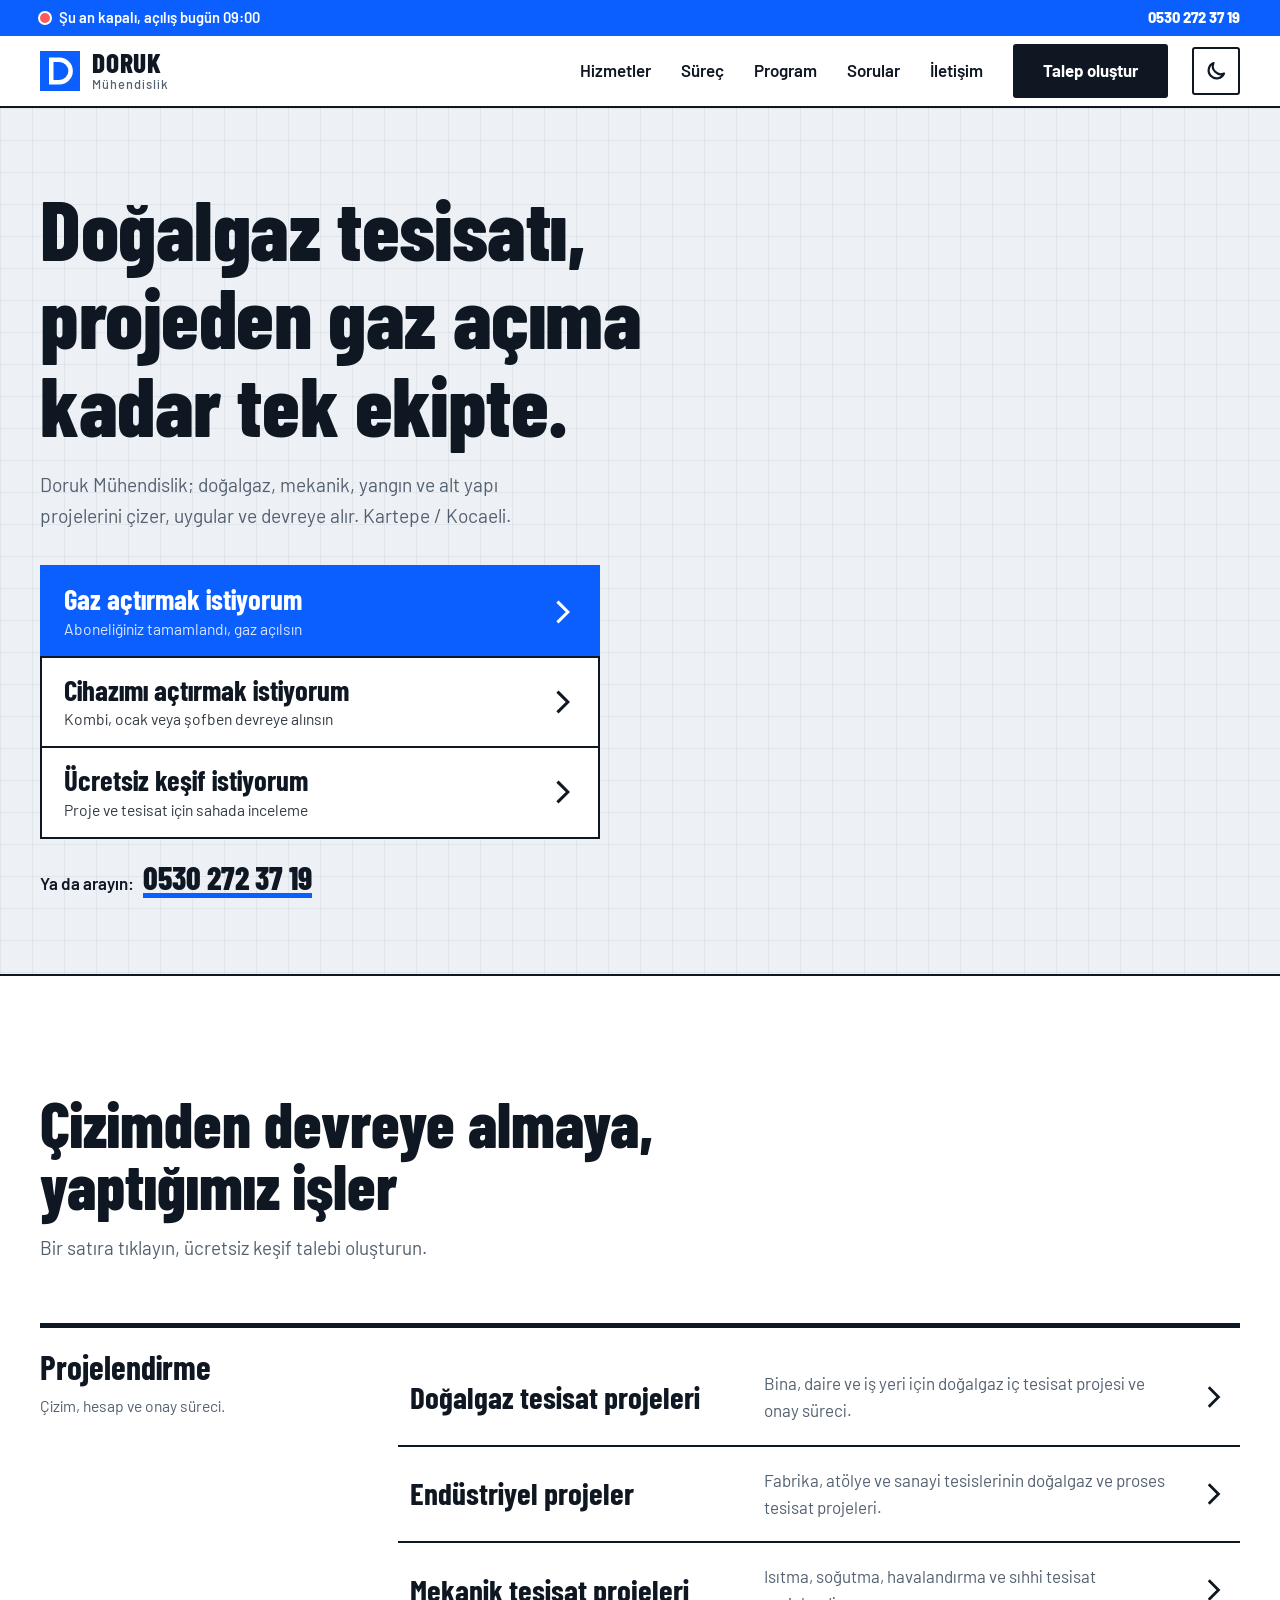
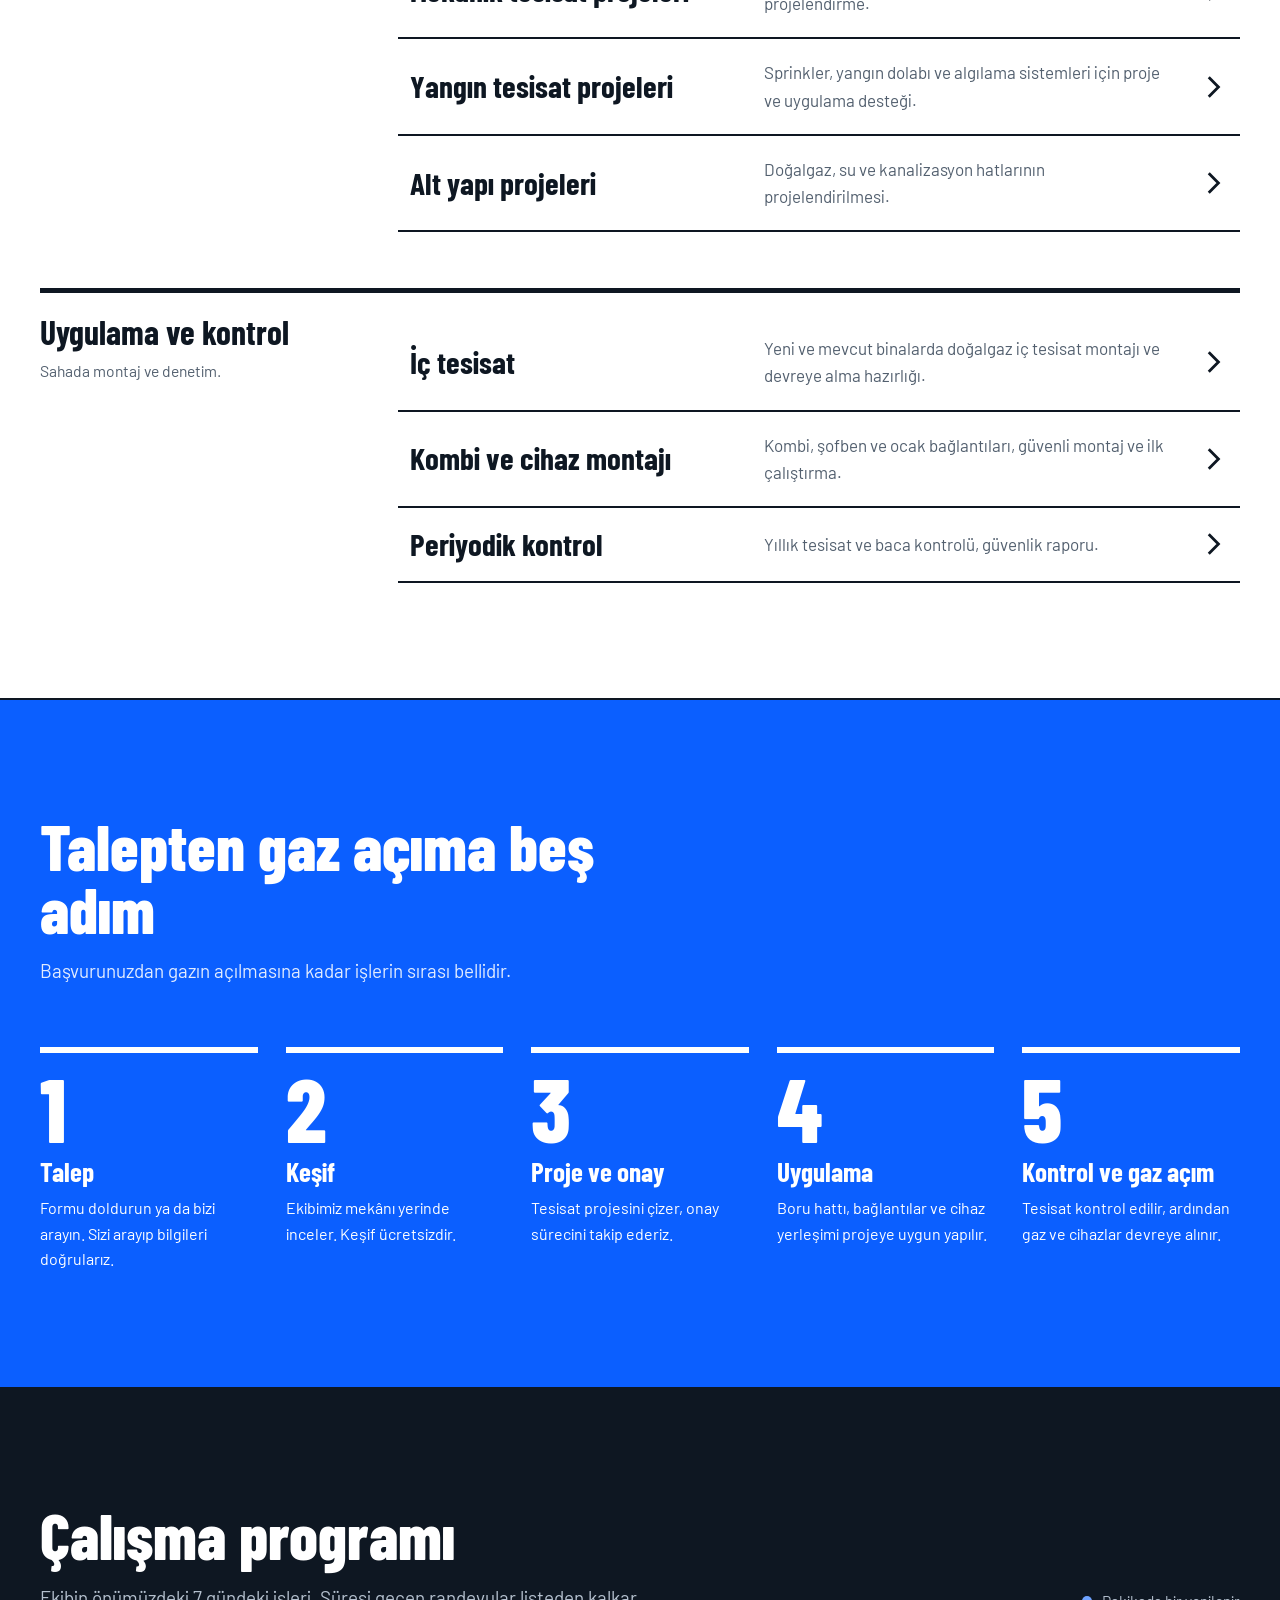
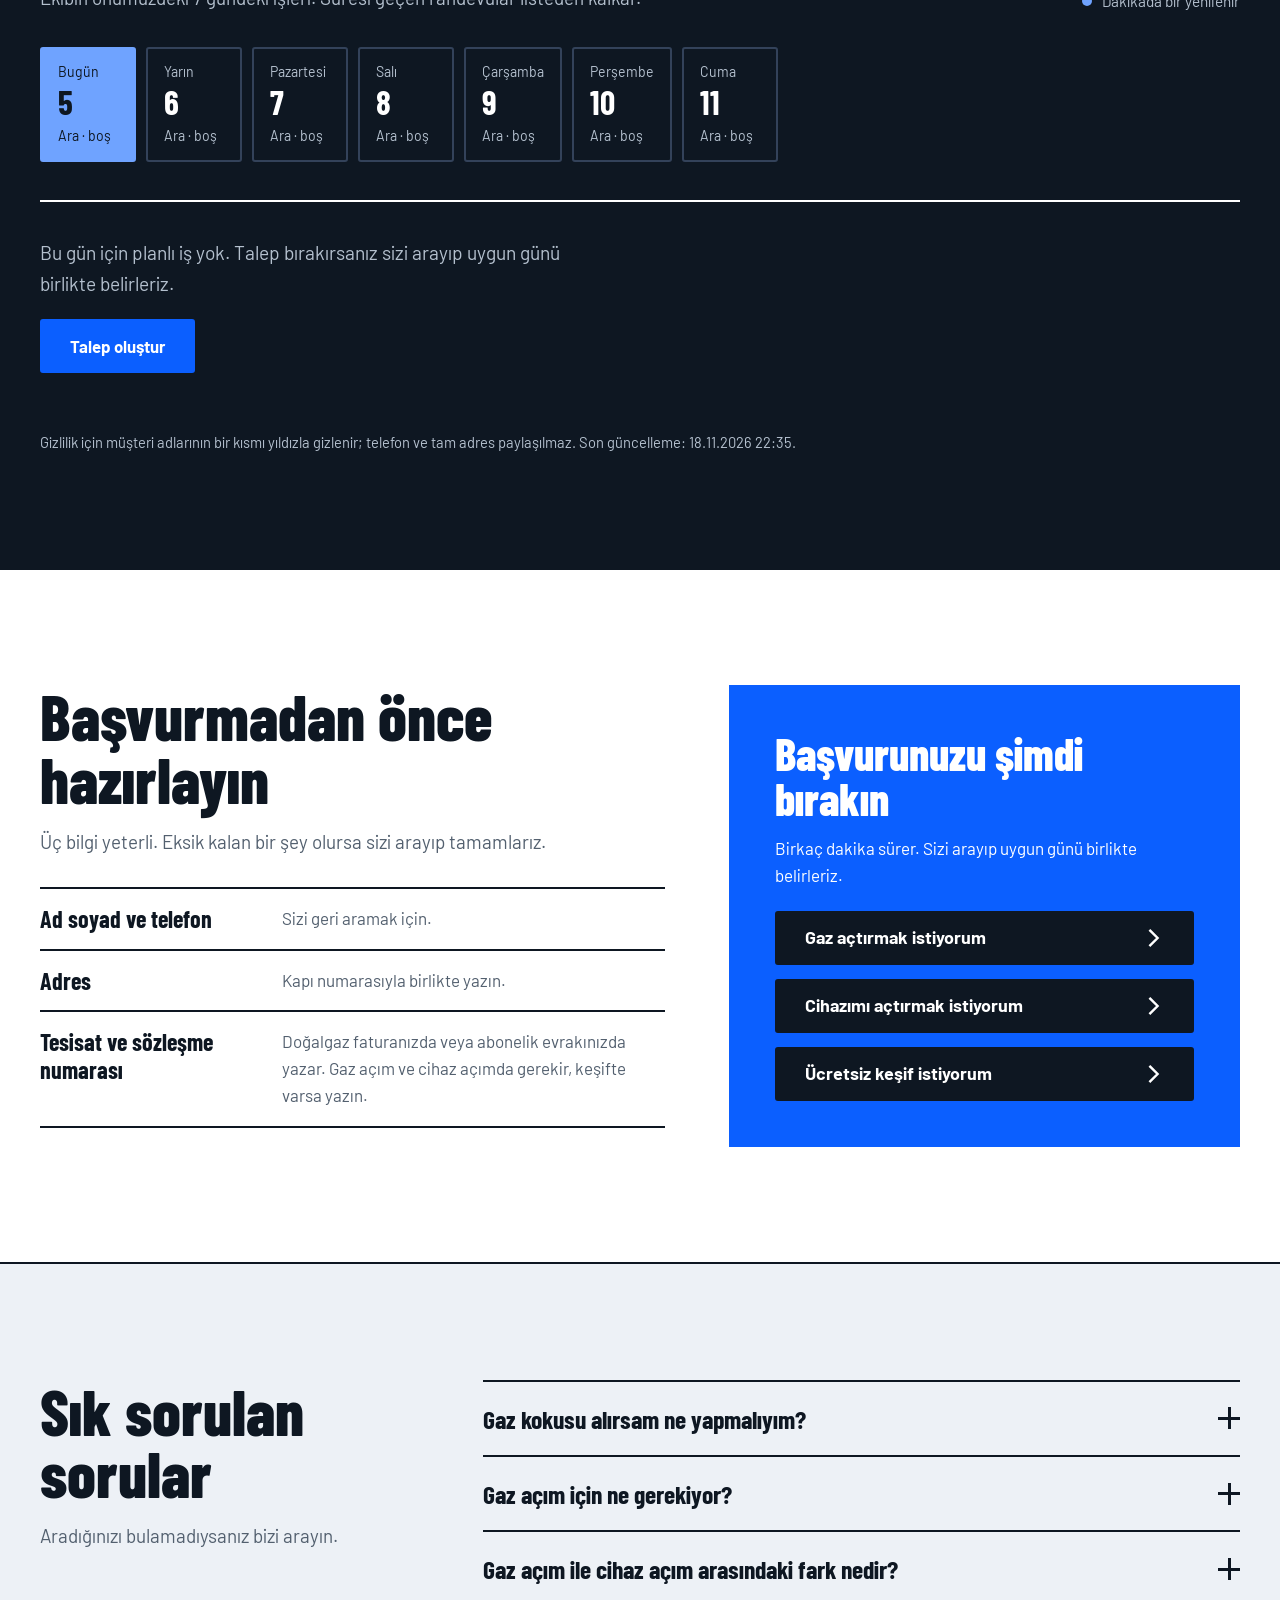
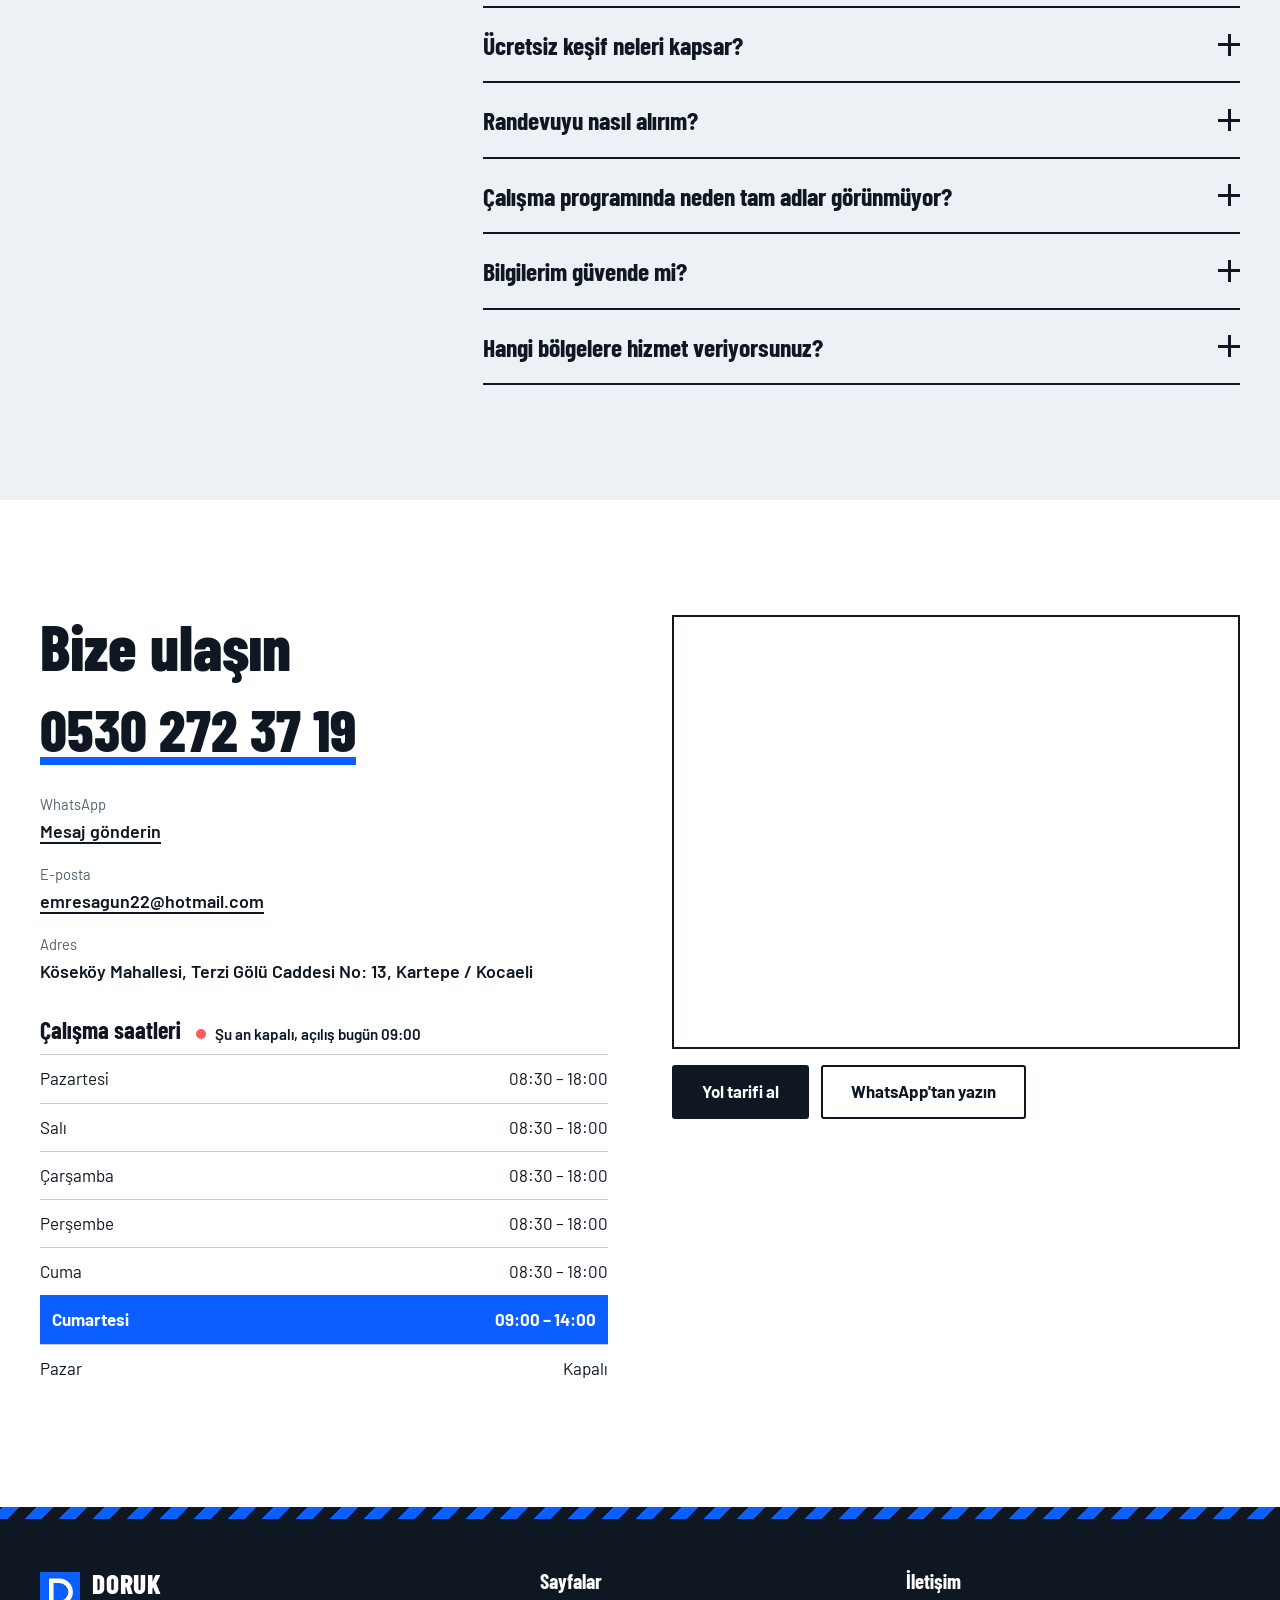
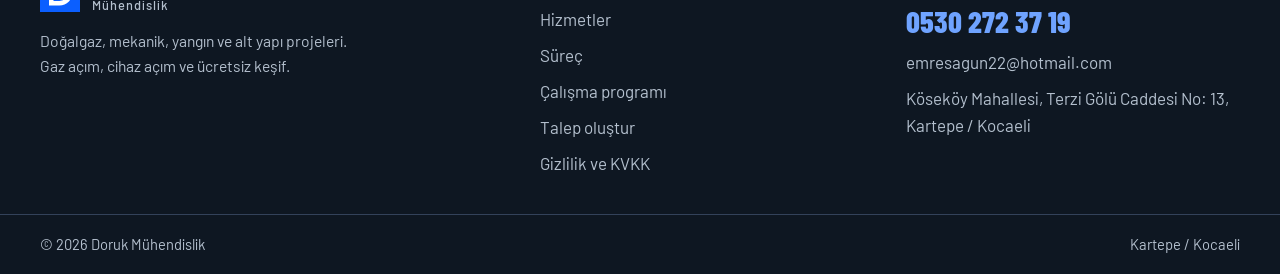
<file: index.html>
<!doctype html>
<html lang="tr">
<head>
<meta charset="utf-8">
<meta name="viewport" content="width=device-width, initial-scale=1">
<title>Doruk Mühendislik | Doğalgaz projeleri ve gaz açım, Kartepe Kocaeli</title>
<meta name="description" content="Kartepe / Kocaeli'de doğalgaz, endüstriyel, mekanik, yangın ve alt yapı projeleri. Gaz açım, cihaz açım ve ücretsiz keşif talebinizi online bırakın.">
<meta name="theme-color" content="#0B5FFF">
<link rel="icon" href="favicon.svg" type="image/svg+xml">
<link rel="preconnect" href="https://fonts.googleapis.com">
<link rel="preconnect" href="https://fonts.gstatic.com" crossorigin>
<link rel="stylesheet" href="https://fonts.googleapis.com/css2?family=Barlow+Condensed:wght@500;600;700;800&family=Barlow:wght@400;500;600;700&display=swap">
<link rel="stylesheet" href="stil.css">
<script>(function(){try{var t=localStorage.getItem("tema");if(t!=="dark"&&t!=="light")t=matchMedia("(prefers-color-scheme: dark)").matches?"dark":"light";document.documentElement.dataset.tema=t}catch(e){}})()</script>
<script type="application/ld+json">
{"@context":"https://schema.org","@type":"LocalBusiness","name":"Doruk Mühendislik","telephone":"+905302723719","email":"emresagun22@hotmail.com","address":{"@type":"PostalAddress","streetAddress":"Köseköy Mahallesi, Terzi Gölü Caddesi No: 13","addressLocality":"Kartepe","addressRegion":"Kocaeli","addressCountry":"TR"},"openingHoursSpecification":[{"@type":"OpeningHoursSpecification","dayOfWeek":["Monday","Tuesday","Wednesday","Thursday","Friday"],"opens":"08:30","closes":"18:00"},{"@type":"OpeningHoursSpecification","dayOfWeek":"Saturday","opens":"09:00","closes":"14:00"}]}
</script>
</head>
<body>
<a class="skip" href="#icerik">İçeriğe geç</a>

<svg width="0" height="0" style="position:absolute" aria-hidden="true">
  <symbol id="i-sag" viewBox="0 0 24 24"><path d="M9 4l8 8-8 8" fill="none" stroke="currentColor" stroke-width="2.6" stroke-linecap="square"/></symbol>
</svg>

<div class="tape">
  <div class="wrap">
    <span class="durum" data-durum data-acik="0">Çalışma saatleri</span>
    <span class="tape-r">
      <a href="#program" data-bugun hidden></a>
      <a class="tape-tel" data-tel data-tel-yazi href="tel:+905302723719">0530 272 37 19</a>
    </span>
  </div>
</div>

<header class="hd">
  <div class="wrap">
    <a class="logo" href="index.html" aria-label="Doruk Mühendislik ana sayfa">
      <svg viewBox="0 0 32 32" aria-hidden="true"><rect class="lg-bg" width="32" height="32"/><path class="lg-d" d="M9 25V7h6.5a9 9 0 0 1 0 18Z" fill="none" stroke-width="3.6"/></svg>
      <span><b>DORUK</b><small>Mühendislik</small></span>
    </a>
    <nav class="nav" id="menu" aria-label="Ana menü">
      <a class="nl" href="index.html#hizmetler">Hizmetler</a>
      <a class="nl" href="index.html#surec">Süreç</a>
      <a class="nl" href="index.html#program">Program</a>
      <a class="nl" href="index.html#sss">Sorular</a>
      <a class="nl" href="index.html#iletisim">İletişim</a>
      <a class="btn btn-k nav-cta" href="talep.html">Talep oluştur</a>
    </nav>
    <div class="hd-r"><button class="tema-btn" type="button" aria-pressed="false" aria-label="Koyu temaya geç"><svg class="moon" viewBox="0 0 24 24" aria-hidden="true"><path d="M20 14.5A8 8 0 0 1 9.5 4 8 8 0 1 0 20 14.5Z"/></svg><svg class="sun" viewBox="0 0 24 24" aria-hidden="true"><circle cx="12" cy="12" r="4"/><path d="M12 2.5v2.5M12 19v2.5M2.5 12H5M19 12h2.5M5.3 5.3l1.8 1.8M16.9 16.9l1.8 1.8M5.3 18.7l1.8-1.8M16.9 7.1l1.8-1.8"/></svg></button><button class="menu-btn" type="button" aria-expanded="false" aria-controls="menu" aria-label="Menü"><span></span><span></span><span></span></button></div>
  </div>
</header>

<main id="icerik">

<section class="hero">
  <div class="wrap">
    <div>
      <h1>Doğalgaz tesisatı, projeden gaz açıma kadar tek ekipte.</h1>
      <p class="sub">Doruk Mühendislik; doğalgaz, mekanik, yangın ve alt yapı projelerini çizer, uygular ve devreye alır. Kartepe / Kocaeli.</p>

      <div class="ask">
        <a href="talep.html?tur=gaz"><span><b>Gaz açtırmak istiyorum</b><em>Aboneliğiniz tamamlandı, gaz açılsın</em></span><svg class="ic"><use href="#i-sag"/></svg></a>
        <a href="talep.html?tur=cihaz"><span><b>Cihazımı açtırmak istiyorum</b><em>Kombi, ocak veya şofben devreye alınsın</em></span><svg class="ic"><use href="#i-sag"/></svg></a>
        <a href="talep.html?tur=kesif"><span><b>Ücretsiz keşif istiyorum</b><em>Proje ve tesisat için sahada inceleme</em></span><svg class="ic"><use href="#i-sag"/></svg></a>
      </div>

      <p class="callline">Ya da arayın: <a data-tel data-tel-yazi href="tel:+905302723719">0530 272 37 19</a></p>
    </div>

  </div>
</section>

<section class="sec" id="hizmetler">
  <div class="wrap">
    <div class="sec-head">
      <h2>Çizimden devreye almaya, yaptığımız işler</h2>
      <p class="lead">Bir satıra tıklayın, ücretsiz keşif talebi oluşturun.</p>
    </div>

    <div class="reg">
      <h3 class="reg-t">Projelendirme<small>Çizim, hesap ve onay süreci.</small></h3>
      <ul>
        <li><a href="talep.html?tur=kesif"><span class="rn">Doğalgaz tesisat projeleri</span><span class="rd">Bina, daire ve iş yeri için doğalgaz iç tesisat projesi ve onay süreci.</span><svg class="ic"><use href="#i-sag"/></svg></a></li>
        <li><a href="talep.html?tur=kesif"><span class="rn">Endüstriyel projeler</span><span class="rd">Fabrika, atölye ve sanayi tesislerinin doğalgaz ve proses tesisat projeleri.</span><svg class="ic"><use href="#i-sag"/></svg></a></li>
        <li><a href="talep.html?tur=kesif"><span class="rn">Mekanik tesisat projeleri</span><span class="rd">Isıtma, soğutma, havalandırma ve sıhhi tesisat projelendirme.</span><svg class="ic"><use href="#i-sag"/></svg></a></li>
        <li><a href="talep.html?tur=kesif"><span class="rn">Yangın tesisat projeleri</span><span class="rd">Sprinkler, yangın dolabı ve algılama sistemleri için proje ve uygulama desteği.</span><svg class="ic"><use href="#i-sag"/></svg></a></li>
        <li><a href="talep.html?tur=kesif"><span class="rn">Alt yapı projeleri</span><span class="rd">Doğalgaz, su ve kanalizasyon hatlarının projelendirilmesi.</span><svg class="ic"><use href="#i-sag"/></svg></a></li>
      </ul>
    </div>

    <div class="reg">
      <h3 class="reg-t">Uygulama ve kontrol<small>Sahada montaj ve denetim.</small></h3>
      <ul>
        <li><a href="talep.html?tur=kesif"><span class="rn">İç tesisat</span><span class="rd">Yeni ve mevcut binalarda doğalgaz iç tesisat montajı ve devreye alma hazırlığı.</span><svg class="ic"><use href="#i-sag"/></svg></a></li>
        <li><a href="talep.html?tur=kesif"><span class="rn">Kombi ve cihaz montajı</span><span class="rd">Kombi, şofben ve ocak bağlantıları, güvenli montaj ve ilk çalıştırma.</span><svg class="ic"><use href="#i-sag"/></svg></a></li>
        <li><a href="talep.html?tur=kesif"><span class="rn">Periyodik kontrol</span><span class="rd">Yıllık tesisat ve baca kontrolü, güvenlik raporu.</span><svg class="ic"><use href="#i-sag"/></svg></a></li>
      </ul>
    </div>
  </div>
</section>

<section class="sec band" id="surec">
  <div class="wrap">
    <div class="sec-head">
      <h2>Talepten gaz açıma beş adım</h2>
      <p class="lead">Başvurunuzdan gazın açılmasına kadar işlerin sırası bellidir.</p>
    </div>
    <ol class="steps">
      <li><span class="sn">1</span><h3>Talep</h3><p>Formu doldurun ya da bizi arayın. Sizi arayıp bilgileri doğrularız.</p></li>
      <li><span class="sn">2</span><h3>Keşif</h3><p>Ekibimiz mekânı yerinde inceler. Keşif ücretsizdir.</p></li>
      <li><span class="sn">3</span><h3>Proje ve onay</h3><p>Tesisat projesini çizer, onay sürecini takip ederiz.</p></li>
      <li><span class="sn">4</span><h3>Uygulama</h3><p>Boru hattı, bağlantılar ve cihaz yerleşimi projeye uygun yapılır.</p></li>
      <li><span class="sn">5</span><h3>Kontrol ve gaz açım</h3><p>Tesisat kontrol edilir, ardından gaz ve cihazlar devreye alınır.</p></li>
    </ol>
  </div>
</section>

<section class="sec board" id="program">
  <div class="wrap">
    <div class="board-head">
      <div class="sec-head">
        <h2>Çalışma programı</h2>
        <p class="lead">Ekibin önümüzdeki 7 gündeki işleri. Süresi geçen randevular listeden kalkar.</p>
      </div>
      <p class="live">Dakikada bir yenilenir</p>
    </div>
    <div class="days" id="gunler" role="tablist" aria-label="Günler"></div>
    <div class="plist" id="liste" role="tabpanel" aria-live="polite"><p class="empty">Program yükleniyor.</p></div>
    <p class="fine">Gizlilik için müşteri adlarının bir kısmı yıldızla gizlenir; telefon ve tam adres paylaşılmaz. <span id="guncel"></span></p>
  </div>
</section>

<section class="sec" id="hazirlik">
  <div class="wrap prep">
    <div>
      <div class="sec-head" style="margin-bottom:0">
        <h2>Başvurmadan önce hazırlayın</h2>
        <p class="lead">Üç bilgi yeterli. Eksik kalan bir şey olursa sizi arayıp tamamlarız.</p>
      </div>
      <dl class="need">
        <div><dt>Ad soyad ve telefon</dt><dd>Sizi geri aramak için.</dd></div>
        <div><dt>Adres</dt><dd>Kapı numarasıyla birlikte yazın.</dd></div>
        <div><dt>Tesisat ve sözleşme numarası</dt><dd>Doğalgaz faturanızda veya abonelik evrakınızda yazar. Gaz açım ve cihaz açımda gerekir, keşifte varsa yazın.</dd></div>
      </dl>
    </div>
    <div class="cta-box">
      <h3>Başvurunuzu şimdi bırakın</h3>
      <p>Birkaç dakika sürer. Sizi arayıp uygun günü birlikte belirleriz.</p>
      <a class="btn btn-k" href="talep.html?tur=gaz">Gaz açtırmak istiyorum<svg class="ic"><use href="#i-sag"/></svg></a>
      <a class="btn btn-k" href="talep.html?tur=cihaz">Cihazımı açtırmak istiyorum<svg class="ic"><use href="#i-sag"/></svg></a>
      <a class="btn btn-k" href="talep.html?tur=kesif">Ücretsiz keşif istiyorum<svg class="ic"><use href="#i-sag"/></svg></a>
    </div>
  </div>
</section>

<section class="sec sheet-bg" id="sss">
  <div class="wrap faq-wrap">
    <div class="sec-head">
      <h2>Sık sorulan sorular</h2>
      <p class="lead">Aradığınızı bulamadıysanız bizi arayın.</p>
    </div>
    <div class="faq">
      <details><summary>Gaz kokusu alırsam ne yapmalıyım?</summary><div class="ans">Formu beklemeyin. Ateş yakmayın, elektrik düğmelerine dokunmayın, pencereleri açıp binadan çıkın ve dışarıdan 187'yi arayın.</div></details>
      <details><summary>Gaz açım için ne gerekiyor?</summary><div class="ans">Tesisat numaranız ve sözleşme numaranız yeterli. İkisi de doğalgaz faturanızda veya abonelik evrakınızda yazar. Talep formunu doldurun, sizi arayıp uygun günü birlikte belirleyelim.</div></details>
      <details><summary>Gaz açım ile cihaz açım arasındaki fark nedir?</summary><div class="ans">Gaz açım, tesisata gazın verilmesidir. Cihaz açım ise kombi, ocak veya şofben gibi cihazlarınızın devreye alınmasıdır. İkisi için ayrı talep oluşturabilirsiniz.</div></details>
      <details><summary>Ücretsiz keşif neleri kapsar?</summary><div class="ans">Ekibimiz mekânı yerinde inceler, ihtiyacınıza uygun projeyi ve işlerin sırasını anlatır. Keşif için ücret almayız.</div></details>
      <details><summary>Randevuyu nasıl alırım?</summary><div class="ans">Talep formunu doldurabilir ya da bizi arayabilirsiniz. Gün ve saat telefonda birlikte netleşir.</div></details>
      <details><summary>Çalışma programında neden tam adlar görünmüyor?</summary><div class="ans">Gizliliğiniz için programda müşteri adlarının yalnızca ilk harfleri görünür. Telefon ve tam adres hiç gösterilmez.</div></details>
      <details><summary>Bilgilerim güvende mi?</summary><div class="ans">Formdaki bilgiler yalnızca talebinizi değerlendirmek ve sizi aramak için kullanılır. Ayrıntılar için <a href="gizlilik.html">gizlilik ve KVKK sayfasına</a> bakın.</div></details>
      <details><summary>Hangi bölgelere hizmet veriyorsunuz?</summary><div class="ans">Merkezimiz Kartepe / Kocaeli'de. Başka bölgedeki projeler için bizi arayın.</div></details>
    </div>
  </div>
</section>

<section class="sec" id="iletisim">
  <div class="wrap contact">
    <div>
      <h2 style="font:800 clamp(2.4rem,5vw,4rem)/.98 var(--f-d);margin-bottom:22px">Bize ulaşın</h2>
      <a class="bigtel" data-tel data-tel-yazi href="tel:+905302723719">0530 272 37 19</a>
      <div class="clist">
        <div><small>WhatsApp</small><a data-wp href="#">Mesaj gönderin</a></div>
        <div><small>E-posta</small><a data-mail data-mail-yazi href="#"></a></div>
        <div><small>Adres</small><span data-adres></span></div>
      </div>
      <table class="hours">
        <caption>Çalışma saatleri <span class="durum" data-durum data-acik="0" style="font:600 .95rem var(--f-b);margin-left:10px"></span></caption>
        <tbody data-saatler></tbody>
      </table>
    </div>
    <div>
      <div class="map"><iframe data-harita title="Doruk Mühendislik konumu" loading="lazy" referrerpolicy="no-referrer-when-downgrade"></iframe></div>
      <div class="map-act">
        <a class="btn btn-k" data-yol href="#">Yol tarifi al</a>
        <a class="btn btn-o" data-wp href="#">WhatsApp'tan yazın</a>
      </div>
    </div>
  </div>
</section>

</main>

<footer class="ft">
  <div class="hz" aria-hidden="true"></div>
  <div class="wrap">
    <div>
      <a class="logo" href="index.html">
        <svg viewBox="0 0 32 32" aria-hidden="true"><rect class="lg-bg" width="32" height="32"/><path class="lg-d" d="M9 25V7h6.5a9 9 0 0 1 0 18Z" fill="none" stroke-width="3.6"/></svg>
        <span><b>DORUK</b><small>Mühendislik</small></span>
      </a>
      <p>Doğalgaz, mekanik, yangın ve alt yapı projeleri. Gaz açım, cihaz açım ve ücretsiz keşif.</p>
    </div>
    <div>
      <h2>Sayfalar</h2>
      <ul>
        <li><a href="index.html#hizmetler">Hizmetler</a></li>
        <li><a href="index.html#surec">Süreç</a></li>
        <li><a href="index.html#program">Çalışma programı</a></li>
        <li><a href="talep.html">Talep oluştur</a></li>
        <li><a href="gizlilik.html">Gizlilik ve KVKK</a></li>
      </ul>
    </div>
    <div>
      <h2>İletişim</h2>
      <ul>
        <li><a class="ft-tel" data-tel data-tel-yazi href="tel:+905302723719">0530 272 37 19</a></li>
        <li><a data-mail data-mail-yazi href="#"></a></li>
        <li data-adres></li>
      </ul>
    </div>
  </div>
  <div class="ft-alt"><div class="wrap"><span>© <span data-yil></span> <span data-firma></span></span><span>Kartepe / Kocaeli</span></div></div>
</footer>

<nav class="mbar" aria-label="Hızlı işlemler">
  <a class="m1" data-tel href="tel:+905302723719">Ara</a>
  <a class="m2" data-wp href="#">WhatsApp</a>
  <a class="m3" href="talep.html">Talep oluştur</a>
</nav>

<script src="ayar.js"></script>
<script src="ortak.js"></script>
<script>
/* Canlı çalışma programı: randevular.json dosyasını okur. */
(function () {
  "use strict";
  var D = window.DORUK, A = window.AYAR, TZ = D.TZ;
  var veri = [], hata = false, secili = null, ilkSecim = true;
  var elGun = document.getElementById("gunler"), elListe = document.getElementById("liste");

  function esc(s) {
    return String(s == null ? "" : s).replace(/[&<>"']/g, function (c) {
      return { "&": "&amp;", "<": "&lt;", ">": "&gt;", '"': "&quot;", "'": "&#39;" }[c];
    });
  }
  function basla(r) { return new Date(r.tarih + "T" + r.saat + ":00+03:00"); }
  function guncel() {
    var simdi = Date.now(), sure = (A.randevuSuresiDk || 60) * 60000;
    return veri.filter(function (r) {
      var b = basla(r).getTime();
      return !isNaN(b) && b + sure > simdi;
    }).sort(function (a, b) { return (a.tarih + a.saat).localeCompare(b.tarih + b.saat); });
  }
  function gunler() {
    var out = [];
    for (var i = 0; i < 7; i++) {
      var d = new Date(Date.now() + i * 864e5);
      out.push({
        anahtar: D.ist(d).tarih,
        ad: i === 0 ? "Bugün" : (i === 1 ? "Yarın" : d.toLocaleDateString("tr-TR", { timeZone: TZ, weekday: "long" })),
        gun: d.toLocaleDateString("tr-TR", { timeZone: TZ, day: "numeric" }),
        ay: d.toLocaleDateString("tr-TR", { timeZone: TZ, month: "short" }),
        uzun: d.toLocaleDateString("tr-TR", { timeZone: TZ, day: "numeric", month: "long", weekday: "long" })
      });
    }
    return out;
  }

  function ciz(odak) {
    var liste = guncel(), gl = gunler(), sayac = {};
    liste.forEach(function (r) { sayac[r.tarih] = (sayac[r.tarih] || 0) + 1; });

    if (ilkSecim && !hata) {
      var dolu = gl.filter(function (g) { return sayac[g.anahtar]; })[0];
      secili = (sayac[gl[0].anahtar] || !dolu) ? gl[0].anahtar : dolu.anahtar;
      ilkSecim = false;
    }
    if (!secili || !gl.some(function (g) { return g.anahtar === secili; })) secili = gl[0].anahtar;

    elGun.innerHTML = gl.map(function (g) {
      var n = sayac[g.anahtar] || 0, on = g.anahtar === secili;
      return '<button type="button" class="day" role="tab" aria-selected="' + on + '" aria-controls="liste" data-g="' + g.anahtar + '">' +
        "<small>" + esc(g.ad) + "</small><b>" + esc(g.gun) + "</b><i>" + esc(g.ay) + " · " + (n ? n + " iş" : "boş") + "</i></button>";
    }).join("");

    var bugunN = sayac[gl[0].anahtar] || 0;
    document.querySelectorAll("[data-bugun]").forEach(function (e) {
      if (bugunN && !hata) { e.textContent = "Bugün " + bugunN + " iş planlı"; e.hidden = false; e.href = "#program"; }
      else { e.hidden = true; }
    });

    if (hata) {
      elListe.innerHTML = '<p class="empty">Program şu an yüklenemedi. Güncel bilgi için <a href="' + "tel:" + D.telHam() + '" class="tel">' + esc(A.telefon) + "</a> numarasını arayın.</p>";
    } else {
      var simdi = Date.now(), sure = (A.randevuSuresiDk || 60) * 60000;
      var gunluk = liste.filter(function (r) { return r.tarih === secili; });
      if (!gunluk.length) {
        elListe.innerHTML = '<div class="empty">Bu gün için planlı iş yok. Talep bırakırsanız sizi arayıp uygun günü birlikte belirleriz.<br><a class="btn btn-a" href="talep.html">Talep oluştur</a></div>';
      } else {
        elListe.innerHTML = gunluk.map(function (r) {
          var b = basla(r).getTime(), suruyor = b <= simdi && b + sure > simdi;
          return '<article class="pr"><time datetime="' + esc(r.tarih + "T" + r.saat) + '">' + esc(r.saat) + "</time>" +
            "<div><h3>" + esc(r.hizmet || "Randevu") + '</h3><p class="ar">' + esc(r.bolge) + "</p></div>" +
            '<div class="kim"><span>' + esc(r.isim) + "</span>" + (suruyor ? '<em class="now" style="font-style:normal">Devam ediyor</em>' : "") + "</div></article>";
        }).join("");
      }
    }
    if (odak) { var s = elGun.querySelector('[aria-selected="true"]'); if (s) s.focus(); }
  }

  elGun.addEventListener("click", function (e) {
    var b = e.target.closest ? e.target.closest(".day") : null;
    if (!b) return;
    secili = b.getAttribute("data-g");
    ciz(true);
  });

  function getir() {
    fetch("randevular.json?t=" + Date.now(), { cache: "no-store" })
      .then(function (r) { if (!r.ok) throw new Error("http"); return r.json(); })
      .then(function (j) {
        veri = Array.isArray(j.randevular) ? j.randevular : [];
        hata = false;
        document.getElementById("guncel").textContent = j.guncelleme ? "Son güncelleme: " + j.guncelleme + "." : "";
        ciz(false);
      })
      .catch(function () { hata = true; ciz(false); });
  }
  getir();
  setInterval(getir, 60000);
})();
</script>
</body>
</html>
</file>
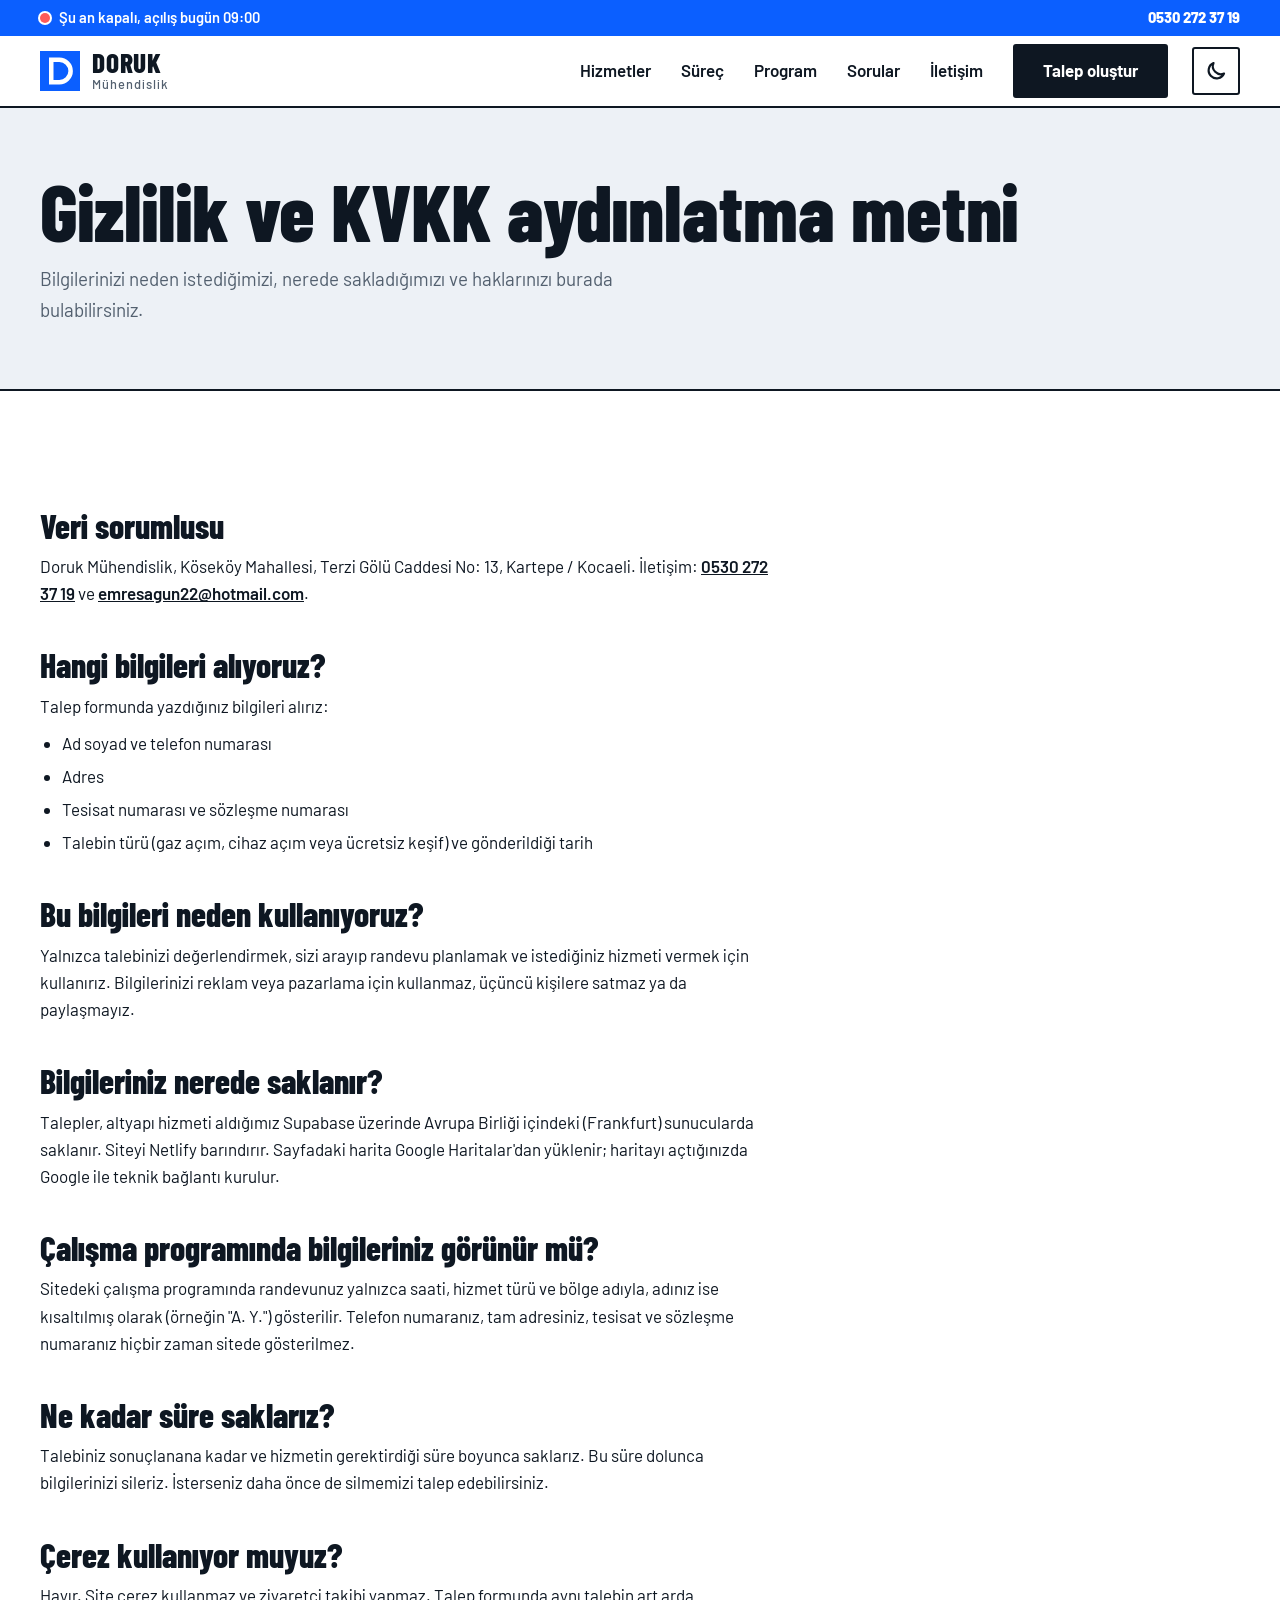
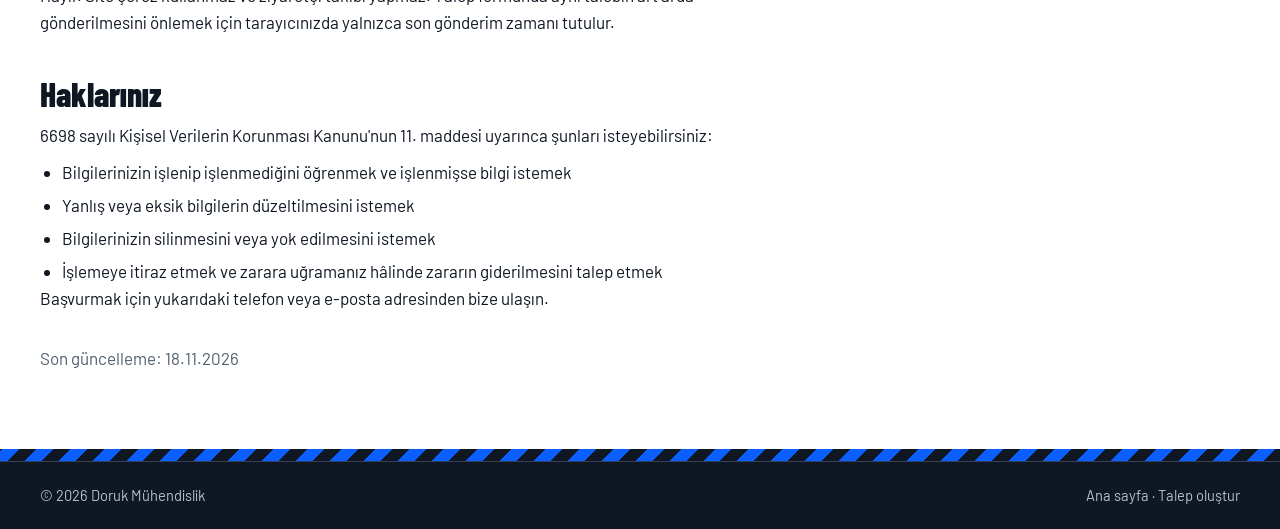
<file: gizlilik.html>
<!doctype html>
<html lang="tr">
<head>
<meta charset="utf-8">
<meta name="viewport" content="width=device-width, initial-scale=1">
<title>Gizlilik ve KVKK aydınlatma metni | Doruk Mühendislik</title>
<meta name="description" content="Doruk Mühendislik talep formunda hangi kişisel verileri, neden ve ne kadar süreyle işlediğini açıklar.">
<meta name="theme-color" content="#0B5FFF">
<link rel="icon" href="favicon.svg" type="image/svg+xml">
<link rel="preconnect" href="https://fonts.googleapis.com">
<link rel="preconnect" href="https://fonts.gstatic.com" crossorigin>
<link rel="stylesheet" href="https://fonts.googleapis.com/css2?family=Barlow+Condensed:wght@500;600;700;800&family=Barlow:wght@400;500;600;700&display=swap">
<link rel="stylesheet" href="stil.css">
<script>(function(){try{var t=localStorage.getItem("tema");if(t!=="dark"&&t!=="light")t=matchMedia("(prefers-color-scheme: dark)").matches?"dark":"light";document.documentElement.dataset.tema=t}catch(e){}})()</script>
</head>
<body>
<!-- NOT: Bu metin genel bir taslaktır. Yayına almadan önce bir hukuk danışmanına gösterilmesi önerilir. -->
<a class="skip" href="#icerik">İçeriğe geç</a>

<div class="tape">
  <div class="wrap">
    <span class="durum" data-durum data-acik="0">Çalışma saatleri</span>
    <span class="tape-r"><a class="tape-tel" data-tel data-tel-yazi href="tel:+905302723719">0530 272 37 19</a></span>
  </div>
</div>

<header class="hd">
  <div class="wrap">
    <a class="logo" href="index.html" aria-label="Doruk Mühendislik ana sayfa">
      <svg viewBox="0 0 32 32" aria-hidden="true"><rect class="lg-bg" width="32" height="32"/><path class="lg-d" d="M9 25V7h6.5a9 9 0 0 1 0 18Z" fill="none" stroke-width="3.6"/></svg>
      <span><b>DORUK</b><small>Mühendislik</small></span>
    </a>
    <nav class="nav" id="menu" aria-label="Ana menü">
      <a class="nl" href="index.html#hizmetler">Hizmetler</a>
      <a class="nl" href="index.html#surec">Süreç</a>
      <a class="nl" href="index.html#program">Program</a>
      <a class="nl" href="index.html#sss">Sorular</a>
      <a class="nl" href="index.html#iletisim">İletişim</a>
      <a class="btn btn-k nav-cta" href="talep.html">Talep oluştur</a>
    </nav>
    <div class="hd-r"><button class="tema-btn" type="button" aria-pressed="false" aria-label="Koyu temaya geç"><svg class="moon" viewBox="0 0 24 24" aria-hidden="true"><path d="M20 14.5A8 8 0 0 1 9.5 4 8 8 0 1 0 20 14.5Z"/></svg><svg class="sun" viewBox="0 0 24 24" aria-hidden="true"><circle cx="12" cy="12" r="4"/><path d="M12 2.5v2.5M12 19v2.5M2.5 12H5M19 12h2.5M5.3 5.3l1.8 1.8M16.9 16.9l1.8 1.8M5.3 18.7l1.8-1.8M16.9 7.1l1.8-1.8"/></svg></button><button class="menu-btn" type="button" aria-expanded="false" aria-controls="menu" aria-label="Menü"><span></span><span></span><span></span></button></div>
  </div>
</header>

<main id="icerik">
  <section class="page-h">
    <div class="wrap">
      <h1>Gizlilik ve KVKK aydınlatma metni</h1>
      <p class="lead">Bilgilerinizi neden istediğimizi, nerede sakladığımızı ve haklarınızı burada bulabilirsiniz.</p>
    </div>
  </section>

  <div class="wrap">
    <article class="prose">
      <h2>Veri sorumlusu</h2>
      <p><span data-firma></span>, <span data-adres></span>. İletişim: <a data-tel data-tel-yazi href="tel:+905302723719"></a> ve <a data-mail data-mail-yazi href="#"></a>.</p>

      <h2>Hangi bilgileri alıyoruz?</h2>
      <p>Talep formunda yazdığınız bilgileri alırız:</p>
      <ul>
        <li>Ad soyad ve telefon numarası</li>
        <li>Adres</li>
        <li>Tesisat numarası ve sözleşme numarası</li>
        <li>Talebin türü (gaz açım, cihaz açım veya ücretsiz keşif) ve gönderildiği tarih</li>
      </ul>

      <h2>Bu bilgileri neden kullanıyoruz?</h2>
      <p>Yalnızca talebinizi değerlendirmek, sizi arayıp randevu planlamak ve istediğiniz hizmeti vermek için kullanırız. Bilgilerinizi reklam veya pazarlama için kullanmaz, üçüncü kişilere satmaz ya da paylaşmayız.</p>

      <h2>Bilgileriniz nerede saklanır?</h2>
      <p>Talepler, altyapı hizmeti aldığımız Supabase üzerinde Avrupa Birliği içindeki (Frankfurt) sunucularda saklanır. Siteyi Netlify barındırır. Sayfadaki harita Google Haritalar'dan yüklenir; haritayı açtığınızda Google ile teknik bağlantı kurulur.</p>

      <h2>Çalışma programında bilgileriniz görünür mü?</h2>
      <p>Sitedeki çalışma programında randevunuz yalnızca saati, hizmet türü ve bölge adıyla, adınız ise kısaltılmış olarak (örneğin "A. Y.") gösterilir. Telefon numaranız, tam adresiniz, tesisat ve sözleşme numaranız hiçbir zaman sitede gösterilmez.</p>

      <h2>Ne kadar süre saklarız?</h2>
      <p>Talebiniz sonuçlanana kadar ve hizmetin gerektirdiği süre boyunca saklarız. Bu süre dolunca bilgilerinizi sileriz. İsterseniz daha önce de silmemizi talep edebilirsiniz.</p>

      <h2>Çerez kullanıyor muyuz?</h2>
      <p>Hayır. Site çerez kullanmaz ve ziyaretçi takibi yapmaz. Talep formunda aynı talebin art arda gönderilmesini önlemek için tarayıcınızda yalnızca son gönderim zamanı tutulur.</p>

      <h2>Haklarınız</h2>
      <p>6698 sayılı Kişisel Verilerin Korunması Kanunu'nun 11. maddesi uyarınca şunları isteyebilirsiniz:</p>
      <ul>
        <li>Bilgilerinizin işlenip işlenmediğini öğrenmek ve işlenmişse bilgi istemek</li>
        <li>Yanlış veya eksik bilgilerin düzeltilmesini istemek</li>
        <li>Bilgilerinizin silinmesini veya yok edilmesini istemek</li>
        <li>İşlemeye itiraz etmek ve zarara uğramanız hâlinde zararın giderilmesini talep etmek</li>
      </ul>
      <p>Başvurmak için yukarıdaki telefon veya e-posta adresinden bize ulaşın.</p>

      <p style="margin-top:32px;color:var(--muted)">Son güncelleme: 18.11.2026</p>
    </article>
  </div>
</main>

<footer class="ft">
  <div class="hz" aria-hidden="true"></div>
  <div class="ft-alt"><div class="wrap" style="display:flex;padding-block:22px"><span>© <span data-yil></span> <span data-firma></span></span><span><a href="index.html">Ana sayfa</a> · <a href="talep.html">Talep oluştur</a></span></div></div>
</footer>

<nav class="mbar" aria-label="Hızlı işlemler">
  <a class="m1" data-tel href="tel:+905302723719">Ara</a>
  <a class="m2" data-wp href="#">WhatsApp</a>
  <a class="m3" href="talep.html">Talep oluştur</a>
</nav>

<script src="ayar.js"></script>
<script src="ortak.js"></script>
</body>
</html>
</file>
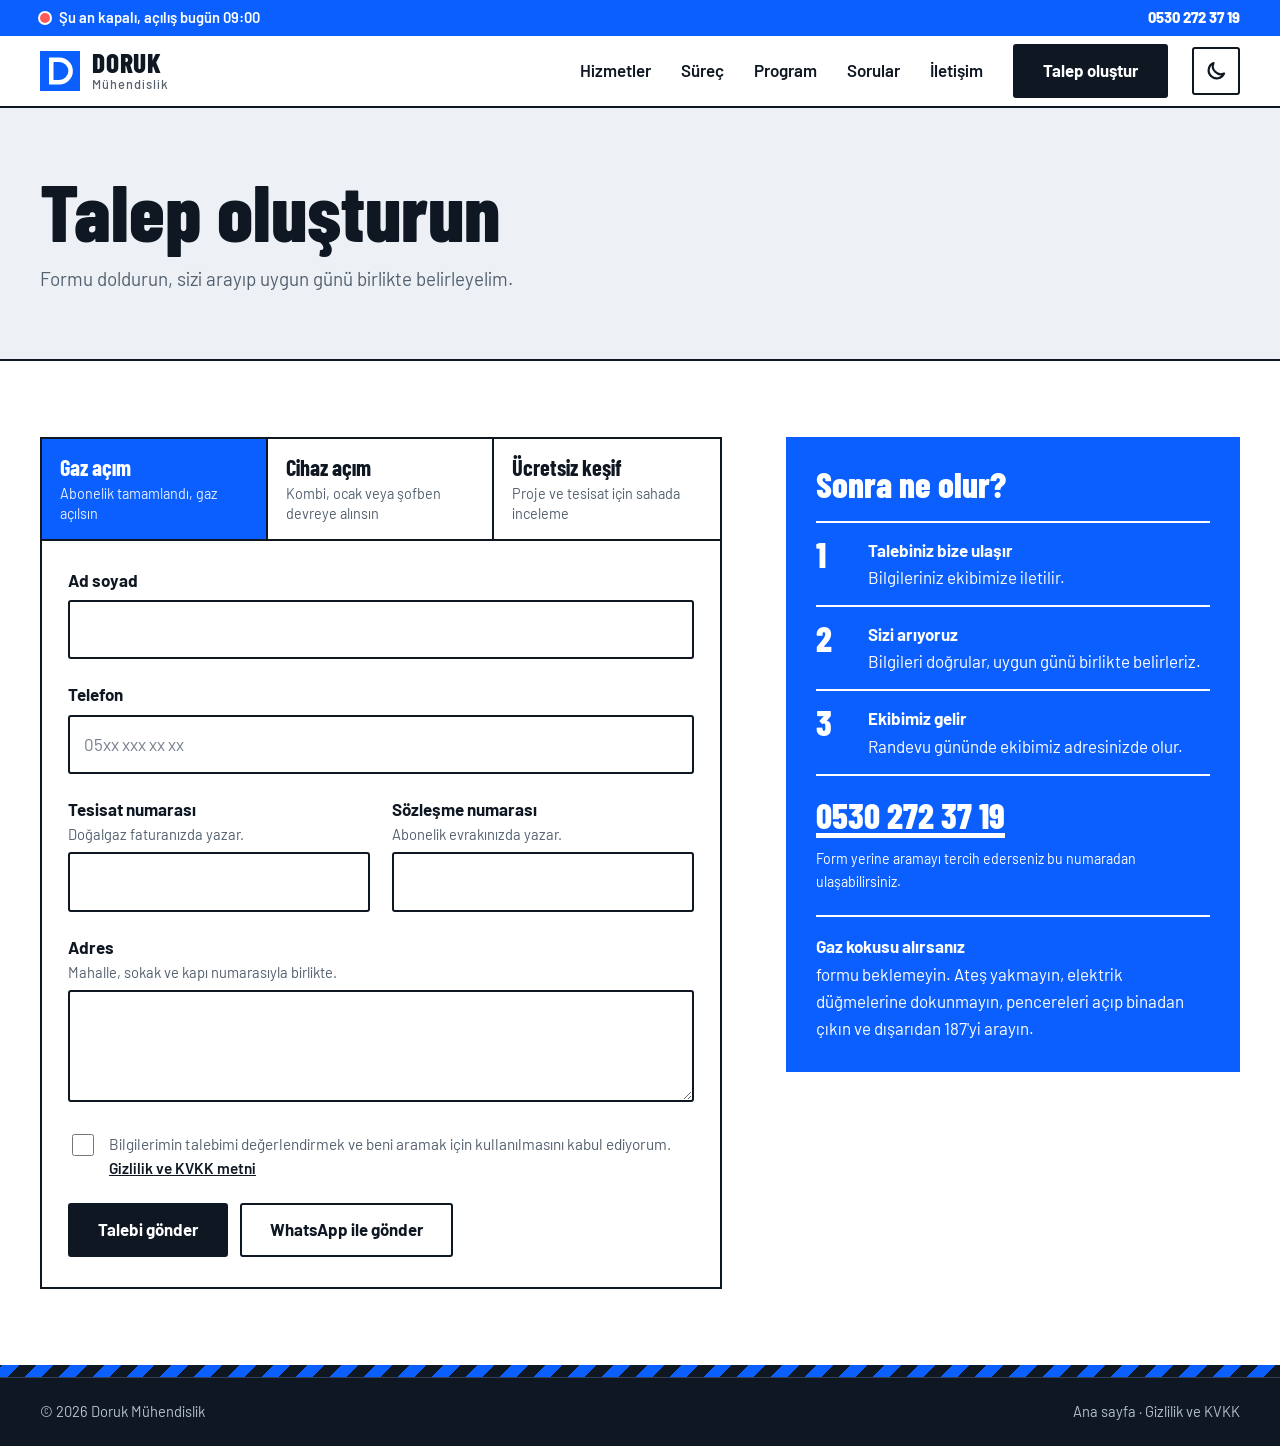
<file: talep.html>
<!doctype html>
<html lang="tr">
<head>
<meta charset="utf-8">
<meta name="viewport" content="width=device-width, initial-scale=1">
<title>Talep oluştur | Doruk Mühendislik</title>
<meta name="description" content="Gaz açım, cihaz açım veya ücretsiz keşif talebinizi bırakın. Sizi arayıp uygun günü birlikte belirleyelim.">
<meta name="theme-color" content="#0B5FFF">
<link rel="icon" href="favicon.svg" type="image/svg+xml">
<link rel="preconnect" href="https://fonts.googleapis.com">
<link rel="preconnect" href="https://fonts.gstatic.com" crossorigin>
<link rel="stylesheet" href="https://fonts.googleapis.com/css2?family=Barlow+Condensed:wght@500;600;700;800&family=Barlow:wght@400;500;600;700&display=swap">
<link rel="stylesheet" href="stil.css">
<script>(function(){try{var t=localStorage.getItem("tema");if(t!=="dark"&&t!=="light")t=matchMedia("(prefers-color-scheme: dark)").matches?"dark":"light";document.documentElement.dataset.tema=t}catch(e){}})()</script>
</head>
<body>
<a class="skip" href="#icerik">İçeriğe geç</a>

<div class="tape">
  <div class="wrap">
    <span class="durum" data-durum data-acik="0">Çalışma saatleri</span>
    <span class="tape-r"><a class="tape-tel" data-tel data-tel-yazi href="tel:+905302723719">0530 272 37 19</a></span>
  </div>
</div>

<header class="hd">
  <div class="wrap">
    <a class="logo" href="index.html" aria-label="Doruk Mühendislik ana sayfa">
      <svg viewBox="0 0 32 32" aria-hidden="true"><rect class="lg-bg" width="32" height="32"/><path class="lg-d" d="M9 25V7h6.5a9 9 0 0 1 0 18Z" fill="none" stroke-width="3.6"/></svg>
      <span><b>DORUK</b><small>Mühendislik</small></span>
    </a>
    <nav class="nav" id="menu" aria-label="Ana menü">
      <a class="nl" href="index.html#hizmetler">Hizmetler</a>
      <a class="nl" href="index.html#surec">Süreç</a>
      <a class="nl" href="index.html#program">Program</a>
      <a class="nl" href="index.html#sss">Sorular</a>
      <a class="nl" href="index.html#iletisim">İletişim</a>
      <a class="btn btn-k nav-cta" href="talep.html" aria-current="page">Talep oluştur</a>
    </nav>
    <div class="hd-r"><button class="tema-btn" type="button" aria-pressed="false" aria-label="Koyu temaya geç"><svg class="moon" viewBox="0 0 24 24" aria-hidden="true"><path d="M20 14.5A8 8 0 0 1 9.5 4 8 8 0 1 0 20 14.5Z"/></svg><svg class="sun" viewBox="0 0 24 24" aria-hidden="true"><circle cx="12" cy="12" r="4"/><path d="M12 2.5v2.5M12 19v2.5M2.5 12H5M19 12h2.5M5.3 5.3l1.8 1.8M16.9 16.9l1.8 1.8M5.3 18.7l1.8-1.8M16.9 7.1l1.8-1.8"/></svg></button><button class="menu-btn" type="button" aria-expanded="false" aria-controls="menu" aria-label="Menü"><span></span><span></span><span></span></button></div>
  </div>
</header>

<main id="icerik">
  <section class="page-h">
    <div class="wrap">
      <h1>Talep oluşturun</h1>
      <p class="lead">Formu doldurun, sizi arayıp uygun günü birlikte belirleyelim.</p>
    </div>
  </section>

  <div class="wrap talep">
    <div class="card-f" id="kart">
      <form id="form" novalidate>
        <div class="tur" role="radiogroup" aria-label="Talep türü">
          <label data-k="gaz"><input type="radio" name="tur" value="gaz"><b>Gaz açım</b><span>Abonelik tamamlandı, gaz açılsın</span></label>
          <label data-k="cihaz"><input type="radio" name="tur" value="cihaz"><b>Cihaz açım</b><span>Kombi, ocak veya şofben devreye alınsın</span></label>
          <label data-k="kesif"><input type="radio" name="tur" value="kesif"><b>Ücretsiz keşif</b><span>Proje ve tesisat için sahada inceleme</span></label>
        </div>

        <div class="fg">
          <div class="bal" aria-hidden="true"><label>Web sitesi <input type="text" name="web" tabindex="-1" autocomplete="off"></label></div>
          <div class="alert" id="alert" role="alert" hidden></div>

          <div class="fld">
            <label for="ad">Ad soyad</label>
            <input type="text" id="ad" name="ad" autocomplete="name" maxlength="100" aria-describedby="e-ad">
            <p class="err" id="e-ad"></p>
          </div>

          <div class="fld">
            <label for="tel">Telefon</label>
            <input type="tel" id="tel" name="tel" autocomplete="tel" inputmode="tel" placeholder="05xx xxx xx xx" maxlength="30" aria-describedby="e-tel">
            <p class="err" id="e-tel"></p>
          </div>

          <div class="f2">
            <div class="fld">
              <label for="tesisat">Tesisat numarası <span class="hint" id="h-tes"></span></label>
              <input type="text" id="tesisat" name="tesisat" inputmode="numeric" maxlength="30" aria-describedby="e-tesisat">
              <p class="err" id="e-tesisat"></p>
            </div>
            <div class="fld">
              <label for="sozlesme">Sözleşme numarası <span class="hint" id="h-soz"></span></label>
              <input type="text" id="sozlesme" name="sozlesme" inputmode="numeric" maxlength="30" aria-describedby="e-sozlesme">
              <p class="err" id="e-sozlesme"></p>
            </div>
          </div>

          <div class="fld">
            <label for="adres">Adres <span class="hint">Mahalle, sokak ve kapı numarasıyla birlikte.</span></label>
            <textarea id="adres" name="adres" autocomplete="street-address" maxlength="400" aria-describedby="e-adres"></textarea>
            <p class="err" id="e-adres"></p>
          </div>

          <div>
            <label class="chk"><input type="checkbox" id="kvkk" aria-describedby="e-kvkk"><span>Bilgilerimin talebimi değerlendirmek ve beni aramak için kullanılmasını kabul ediyorum. <a href="gizlilik.html" target="_blank" rel="noopener">Gizlilik ve KVKK metni</a></span></label>
            <p class="err" id="e-kvkk"></p>
          </div>

          <div class="acts">
            <button class="btn btn-k" type="submit" id="gonder">Talebi gönder</button>
            <button class="btn btn-o" type="button" id="wp">WhatsApp ile gönder</button>
          </div>
        </div>
      </form>
    </div>

    <aside class="aside" aria-label="Süreç">
      <h2>Sonra ne olur?</h2>
      <ol>
        <li><span><b>Talebiniz bize ulaşır</b>Bilgileriniz ekibimize iletilir.</span></li>
        <li><span><b>Sizi arıyoruz</b>Bilgileri doğrular, uygun günü birlikte belirleriz.</span></li>
        <li><span><b>Ekibimiz gelir</b>Randevu gününde ekibimiz adresinizde olur.</span></li>
      </ol>
      <div class="ph">
        <a data-tel data-tel-yazi href="tel:+905302723719">0530 272 37 19</a>
        <small>Form yerine aramayı tercih ederseniz bu numaradan ulaşabilirsiniz.</small>
      </div>
      <p class="warn"><b>Gaz kokusu alırsanız</b> formu beklemeyin. Ateş yakmayın, elektrik düğmelerine dokunmayın, pencereleri açıp binadan çıkın ve dışarıdan 187'yi arayın.</p>
    </aside>
  </div>
</main>

<footer class="ft">
  <div class="hz" aria-hidden="true"></div>
  <div class="ft-alt"><div class="wrap" style="display:flex;padding-block:22px"><span>© <span data-yil></span> <span data-firma></span></span><span><a href="index.html">Ana sayfa</a> · <a href="gizlilik.html">Gizlilik ve KVKK</a></span></div></div>
</footer>

<nav class="mbar" aria-label="Hızlı işlemler">
  <a class="m1" data-tel href="tel:+905302723719">Ara</a>
  <a class="m2" data-wp href="#">WhatsApp</a>
  <a class="m3" href="index.html">Ana sayfa</a>
</nav>

<script src="ayar.js"></script>
<script src="ortak.js"></script>
<script>
(function () {
  "use strict";
  var A = window.AYAR, D = window.DORUK;
  var TUR = {
    gaz:   { kod: "gaz_acim",   ad: "Gaz açım",       no: true },
    cihaz: { kod: "cihaz_acim", ad: "Cihaz açım",     no: true },
    kesif: { kod: "kesif",      ad: "Ücretsiz keşif", no: false }
  };
  var aktif = "gaz";
  function $(id) { return document.getElementById(id); }
  var form = $("form");

  function esc(s) {
    return String(s == null ? "" : s).replace(/[&<>"']/g, function (c) {
      return { "&": "&amp;", "<": "&lt;", ">": "&gt;", '"': "&quot;", "'": "&#39;" }[c];
    });
  }

  function sec(k) {
    aktif = k;
    Array.prototype.forEach.call(document.querySelectorAll(".tur label"), function (l) {
      var on = l.getAttribute("data-k") === k;
      l.classList.toggle("on", on);
      l.querySelector("input").checked = on;
    });
    var zorunlu = TUR[k].no;
    $("h-tes").textContent = zorunlu ? "Doğalgaz faturanızda yazar." : "Varsa yazın.";
    $("h-soz").textContent = zorunlu ? "Abonelik evrakınızda yazar." : "Varsa yazın.";
    try { history.replaceState(null, "", "?tur=" + k); } catch (e) {}
  }
  Array.prototype.forEach.call(document.querySelectorAll(".tur input"), function (i) {
    i.addEventListener("change", function () { sec(i.value); });
  });
  var ilk = new URLSearchParams(location.search).get("tur");
  sec(TUR[ilk] ? ilk : "gaz");

  /* telefon: 0530 272 37 19 biçiminde yazılır */
  $("tel").addEventListener("input", function () {
    if (/[^\d\s]/.test(this.value)) return;
    var d = this.value.replace(/\D/g, "").slice(0, 11), p = [];
    if (d.length > 0) p.push(d.slice(0, 4));
    if (d.length > 4) p.push(d.slice(4, 7));
    if (d.length > 7) p.push(d.slice(7, 9));
    if (d.length > 9) p.push(d.slice(9, 11));
    this.value = p.join(" ");
  });
  function telNorm(v) {
    var d = String(v).replace(/\D/g, "");
    if (d.length === 12 && d.indexOf("90") === 0) d = "0" + d.slice(2);
    if (d.length === 10 && d.charAt(0) === "5") d = "0" + d;
    if (d.length === 11 && d.indexOf("05") === 0) return d;
    return String(v).trim().slice(0, 40);
  }

  function hataYaz(id, msg) {
    var e = $("e-" + id), f = $(id);
    e.textContent = msg || "";
    if (f && f.type !== "checkbox") { if (msg) f.setAttribute("aria-invalid", "true"); else f.removeAttribute("aria-invalid"); }
  }
  function dogrula() {
    var t = TUR[aktif], hatalar = [];
    var v = {
      ad: $("ad").value.trim(), tel: telNorm($("tel").value),
      tesisat: $("tesisat").value.trim(), sozlesme: $("sozlesme").value.trim(), adres: $("adres").value.trim()
    };
    ["ad", "tel", "tesisat", "sozlesme", "adres", "kvkk"].forEach(function (k) { hataYaz(k, ""); });
    function ekle(id, msg) { hatalar.push(id); hataYaz(id, msg); }
    if (v.ad.length < 2) ekle("ad", "Adınızı ve soyadınızı yazın.");
    if (!v.tel) ekle("tel", "Telefon numaranızı yazın.");
    if (t.no && !v.tesisat) ekle("tesisat", "Tesisat numaranızı yazın. Doğalgaz faturanızda bulunur.");
    if (t.no && !v.sozlesme) ekle("sozlesme", "Sözleşme numaranızı yazın. Abonelik evrakınızda bulunur.");
    if (v.adres.length < 5) ekle("adres", "Adresinizi kapı numarasıyla yazın.");
    if (!$("kvkk").checked) ekle("kvkk", "Devam etmek için onay kutusunu işaretleyin.");
    if (hatalar.length) { var f = $(hatalar[0]); if (f) f.focus(); return null; }
    return v;
  }

  function uyari(html) { var a = $("alert"); a.innerHTML = html; a.hidden = !html; }

  function wpLink(v) {
    var m = "Merhaba, " + TUR[aktif].ad + " talebi oluşturmak istiyorum.\n" +
      "Ad soyad: " + v.ad + "\nTelefon: " + v.tel +
      (v.tesisat ? "\nTesisat no: " + v.tesisat : "") + (v.sozlesme ? "\nSözleşme no: " + v.sozlesme : "") +
      "\nAdres: " + v.adres;
    return "https://wa.me/" + A.whatsapp + "?text=" + encodeURIComponent(m);
  }

  $("wp").addEventListener("click", function () {
    var v = dogrula();
    if (!v) return;
    window.open(wpLink(v), "_blank", "noopener");
  });

  function basari(v) {
    var t = TUR[aktif];
    $("kart").innerHTML =
      '<div class="done" role="status">' +
      '<svg class="ok-ic" viewBox="0 0 72 72" fill="none" aria-hidden="true"><rect class="okb" x="2" y="2" width="68" height="68" stroke="currentColor" stroke-width="3"/><path class="okc" pathLength="1" d="M20 37l11 11 22-24" stroke-width="6" stroke-linecap="square"/></svg>' +
      "<h2>Talebiniz bize ulaştı</h2>" +
      "<p>Sizi " + esc(v.tel.replace(/^(\d{4})(\d{3})(\d{2})(\d{2})$/, "$1 $2 $3 $4")) + " numarasından arayıp uygun günü birlikte belirleyeceğiz.</p>" +
      '<dl class="sum"><div><dt>Talep</dt><dd>' + esc(t.ad) + "</dd></div><div><dt>Ad soyad</dt><dd>" + esc(v.ad) + "</dd></div></dl>" +
      '<div class="acts"><a class="btn btn-k" href="index.html">Ana sayfaya dön</a><a class="btn btn-o" href="talep.html?tur=' + esc(aktif) + '">Yeni talep oluştur</a></div></div>';
    window.scrollTo({ top: 0, behavior: "smooth" });
  }

  form.addEventListener("submit", function (e) {
    e.preventDefault();
    uyari("");
    if (form.web.value) return;                       // spam tuzağı
    var v = dogrula();
    if (!v) return;

    try {
      var son = Number(localStorage.getItem("sonTalep") || 0);
      if (Date.now() - son < 30000) { uyari("Az önce bir talep gönderdiniz. Birkaç saniye bekleyip yeniden deneyin."); return; }
    } catch (x) {}

    var telLink = '<a href="tel:' + D.telHam() + '">' + esc(A.telefon) + "</a>";
    if (!A.supabaseUrl || !A.supabaseAnahtar) {
      uyari("Online talep şu an alınamıyor. " + telLink + " numarasını arayın ya da WhatsApp ile gönderin.");
      return;
    }

    var btn = $("gonder");
    btn.disabled = true; btn.textContent = "Gönderiliyor";
    var h = { "Content-Type": "application/json", "apikey": A.supabaseAnahtar, "Prefer": "return=minimal" };
    if (A.supabaseAnahtar.indexOf("eyJ") === 0) h["Authorization"] = "Bearer " + A.supabaseAnahtar;

    fetch(A.supabaseUrl.replace(/\/$/, "") + "/rest/v1/talepler", {
      method: "POST", headers: h,
      body: JSON.stringify({
        tur: TUR[aktif].kod, ad_soyad: v.ad, tesisat_no: v.tesisat || null,
        sozlesme_no: v.sozlesme || null, adres: v.adres, telefon: v.tel
      })
    }).then(function (r) {
      if (!r.ok) throw new Error("http " + r.status);
      try { localStorage.setItem("sonTalep", String(Date.now())); } catch (x) {}
      basari(v);
    }).catch(function () {
      uyari("Talep gönderilemedi. Bağlantınızı kontrol edip yeniden deneyin, ya da " + telLink + " numarasını arayın veya WhatsApp ile gönderin.");
      btn.disabled = false; btn.textContent = "Talebi gönder";
    });
  });
})();
</script>
</body>
</html>
</file>
<file: stil.css>
/* ===== Doruk Mühendislik: ortak stil =====
   Fikir: alev mavisi, mühendislik paftası, sahadaki uyarı bandı.
   Açık tema = çizim kâğıdı, koyu tema = teknik çizim (blueprint).
   Rengi değiştirmek için sadece aşağıdaki --accent değerlerini düzenleyin. */
:root{
  color-scheme:light;
  --bg:#FFFFFF; --bg2:#EDF1F6; --card:#FFFFFF;
  --fg:#0E1722; --muted:#53606F; --line:#0E1722; --soft-line:#C6CED8;
  --accent:#0B5FFF; --on-accent:#FFFFFF; --accent-hi:#6FA3FF;
  --inv-bg:#0E1722; --inv-fg:#FFFFFF; --inv-muted:#B4C0CE; --inv-line:#33425A;
  --grid:rgba(14,23,34,.055);
  --err:#C62F2A; --err-bg:#FFF1F0; --focus:#0B5FFF;
  --k1:#E4E9F0; --k2:#D3DAE4;
  --f-d:"Barlow Condensed","Roboto Condensed","Arial Narrow",system-ui,sans-serif;
  --f-b:"Barlow",system-ui,-apple-system,"Segoe UI",Roboto,Arial,sans-serif;
  --r:3px;
}
:root[data-tema="dark"]{
  color-scheme:dark;
  --bg:#0A1424; --bg2:#0F1D33; --card:#0F1D33;
  --fg:#E7EDF6; --muted:#9BA9BB; --line:#B4C4DA; --soft-line:#2C3C55;
  --accent:#4D8DFF; --on-accent:#06101E; --accent-hi:#7DAEFF;
  --inv-bg:#060D18; --inv-fg:#E7EDF6; --inv-muted:#9BA9BB; --inv-line:#2A3A52;
  --grid:rgba(180,196,218,.07);
  --err:#FF8A80; --err-bg:#2A1517; --focus:#8FB6FF;
  --k1:#14263F; --k2:#1A3150;
}
*,*::before,*::after{box-sizing:border-box}
html{scroll-behavior:smooth;-webkit-text-size-adjust:100%;scroll-padding-top:90px}
body{margin:0;font:400 1.0625rem/1.6 var(--f-b);color:var(--fg);background:var(--bg);-webkit-font-smoothing:antialiased}
img,svg{display:block;max-width:100%}
a{color:inherit}
h1,h2,h3,p,ul,ol,dl,dd{margin:0}
ul,ol{padding:0;list-style:none}
:focus-visible{outline:3px solid var(--focus);outline-offset:3px}
.wrap{width:min(1240px,100% - 2*clamp(16px,4vw,40px));margin-inline:auto}
.sr{position:absolute;width:1px;height:1px;overflow:hidden;clip:rect(0 0 0 0);white-space:nowrap}
.skip{position:absolute;left:16px;top:-80px;z-index:100;background:var(--fg);color:var(--bg);padding:12px 18px;font-weight:700;text-decoration:none}
.skip:focus{top:12px}
[hidden]{display:none!important}

/* ---------- en üst bant ---------- */
.tape{--focus:var(--on-accent);background:var(--accent);color:var(--on-accent);font:600 .92rem/1.2 var(--f-b)}
.tape .wrap{display:flex;justify-content:space-between;align-items:center;gap:8px 20px;flex-wrap:wrap;padding-block:9px}
.durum{display:inline-flex;align-items:center;gap:9px}
.durum::before{content:"";width:10px;height:10px;border-radius:50%;background:#FF5A5A;box-shadow:0 0 0 2px var(--on-accent);flex:0 0 auto}
.durum[data-acik="1"]::before{background:#22C55E}
.tape-r{display:inline-flex;align-items:center;gap:20px}
.tape-r a{text-decoration:none}
.tape-r a:hover{text-decoration:underline}
.tape-tel{font-weight:800}
.hours .durum::before{box-shadow:0 0 0 2px var(--bg)}

/* ---------- üst menü ---------- */
.hd{position:sticky;top:0;z-index:40;background:var(--bg);border-bottom:2px solid var(--line)}
.hd .wrap{display:flex;align-items:center;gap:24px;min-height:70px}
.logo{display:flex;align-items:center;gap:12px;text-decoration:none}
.logo svg{width:40px;height:40px;flex:0 0 auto}
.lg-bg{fill:var(--accent)}
.lg-d{stroke:var(--on-accent)}
.logo b{display:block;font:800 1.7rem/.9 var(--f-d);letter-spacing:.03em}
.logo small{display:block;font:500 .8rem/1 var(--f-b);color:var(--muted);letter-spacing:.08em;margin-top:4px}
.nav{display:flex;align-items:center;gap:30px;margin-left:auto}
.nl{font-weight:600;text-decoration:none;padding-block:6px;background:linear-gradient(var(--accent),var(--accent)) 0 100%/0 5px no-repeat;transition:background-size .2s}
.nl:hover{background-size:100% 5px}
.nav-cta{min-height:44px;padding-inline:20px}
.hd-r{display:flex;align-items:center;gap:10px}
.tema-btn,.menu-btn{width:48px;height:48px;border:2px solid var(--line);background:var(--bg);color:var(--fg);border-radius:var(--r);cursor:pointer;padding:0;display:flex;align-items:center;justify-content:center;transition:background .15s,color .15s}
.tema-btn:hover{background:var(--fg);color:var(--bg)}
.tema-btn svg{width:24px;height:24px;fill:none;stroke:currentColor;stroke-width:2.2;stroke-linecap:round;stroke-linejoin:round}
.tema-btn .sun{display:none}
:root[data-tema="dark"] .tema-btn .sun{display:block}
:root[data-tema="dark"] .tema-btn .moon{display:none}
.menu-btn{display:none;flex-direction:column;gap:5px}
.menu-btn span{display:block;width:22px;height:3px;background:var(--fg)}

/* ---------- butonlar ---------- */
.btn{display:inline-flex;align-items:center;justify-content:center;gap:10px;min-height:54px;padding:0 28px;border:2px solid var(--line);border-radius:var(--r);font:700 1.05rem/1 var(--f-b);text-decoration:none;cursor:pointer;transition:background .15s,color .15s,border-color .15s}
.btn-a{background:var(--accent);border-color:var(--accent);color:var(--on-accent)}
.btn-a:hover{background:var(--fg);border-color:var(--fg);color:var(--bg)}
.btn-k{background:var(--fg);border-color:var(--fg);color:var(--bg)}
.btn-k:hover{background:var(--accent);border-color:var(--accent);color:var(--on-accent)}
.btn-o{background:transparent;color:var(--fg)}
.btn-o:hover{background:var(--fg);color:var(--bg)}
.btn[disabled]{opacity:.55;cursor:wait}
.ic{width:22px;height:22px;flex:0 0 auto}

/* ---------- ana sayfa girişi ---------- */
.hero{background-color:var(--bg2);background-image:linear-gradient(var(--grid) 1px,transparent 1px),linear-gradient(90deg,var(--grid) 1px,transparent 1px);background-size:32px 32px;border-bottom:2px solid var(--line)}
.hero .wrap{display:grid;grid-template-columns:minmax(0,1fr);gap:clamp(32px,5vw,80px);align-items:start;padding-block:clamp(40px,6vw,96px)}
.hero h1{max-width:17ch;font:800 clamp(2.9rem,6.6vw,5.8rem)/1.04 var(--f-d);letter-spacing:-.005em}
.hero .sub{margin-top:22px;max-width:46ch;font-size:1.2rem;color:var(--muted)}
.ask{display:grid;margin-top:34px;max-width:560px}
.ask a{display:grid;grid-template-columns:1fr auto;align-items:center;gap:16px;padding:17px 22px;border:2px solid var(--line);background:var(--card);text-decoration:none;margin-top:-2px;transition:background .15s,color .15s}
.ask a:first-child{background:var(--accent);border-color:var(--accent);color:var(--on-accent);margin-top:0}
.ask a:hover{background:var(--fg);border-color:var(--fg);color:var(--bg)}
.ask b{display:block;font:700 1.8rem/1.05 var(--f-d)}
.ask em{display:block;margin-top:3px;font-style:normal;font-size:.98rem;line-height:1.35;opacity:.85}
.ask svg{width:28px;height:28px}
.callline{margin-top:22px;font-weight:600}
.callline a{display:inline-block;margin-left:6px;font:800 2rem/1 var(--f-d);text-decoration:none;border-bottom:5px solid var(--accent)}
.callline a:hover{background:var(--accent);color:var(--on-accent)}

/* paftalı kesit çizimi */
.sheet{background:var(--card);border:2px solid var(--line)}
.sheet-fig{padding:18px 14px 6px}
.sheet svg{width:100%;height:auto;color:var(--fg)}
.sheet text{font-family:var(--f-d);font-size:16px;font-weight:600;fill:var(--fg)}
.k-card{fill:var(--card)}
.k-1{fill:var(--k1)}
.k-2{fill:var(--k2)}
.k-acc{fill:var(--accent)}
.k-onacc{stroke:var(--on-accent)}
.tp-a{fill:var(--accent)}
.tp-k{fill:currentColor}
.tb{display:grid;grid-template-columns:1.7fr 1fr 1fr;border-top:2px solid var(--line)}
.tb div{padding:10px 14px;border-right:2px solid var(--line)}
.tb div:last-child{border-right:0}
.tb small{display:block;font-size:.78rem;line-height:1.2;color:var(--muted)}
.tb b{font:700 1.2rem/1.25 var(--f-d)}

/* ---------- ortak bölüm düzeni ---------- */
.sec{padding-block:clamp(64px,9vw,124px)}
.sec-head{max-width:62ch;margin-bottom:clamp(32px,5vw,60px)}
.sec h2{font:800 clamp(2.4rem,5vw,4rem)/.98 var(--f-d)}
.lead{margin-top:16px;color:var(--muted);font-size:1.18rem;max-width:56ch}

/* ---------- hizmetler: çizim listesi ---------- */
.reg{display:grid;grid-template-columns:minmax(0,.8fr) minmax(0,2.2fr);gap:20px clamp(24px,4vw,64px);border-top:5px solid var(--line);padding-top:22px}
.reg+.reg{margin-top:56px}
.reg-t{font:700 2.1rem/1 var(--f-d)}
.reg-t small{display:block;margin-top:10px;font:400 .98rem/1.5 var(--f-b);color:var(--muted);max-width:26ch}
.reg li{border-bottom:2px solid var(--line)}
.reg a{display:grid;grid-template-columns:minmax(0,1fr) minmax(0,1.25fr) 28px;gap:8px 28px;align-items:center;padding:20px 12px;text-decoration:none;transition:background .15s,padding .15s}
.reg a:hover{background:var(--accent);color:var(--on-accent);padding-inline:20px}
.rn{font:700 1.95rem/1.05 var(--f-d)}
.rd{color:var(--muted)}
.reg a:hover .rd{color:inherit}
.reg svg{width:26px;height:26px}

/* ---------- süreç: renkli alan ---------- */
.band{--focus:var(--on-accent);background:var(--accent);color:var(--on-accent);border-block:2px solid var(--line)}
.band .lead{color:inherit;opacity:.88}
.steps{display:grid;grid-template-columns:repeat(5,minmax(0,1fr));gap:0 28px}
.steps li{border-top:6px solid currentColor;padding-top:14px}
.steps .sn{display:block;font:800 clamp(4rem,7vw,6.2rem)/.9 var(--f-d)}
.steps h3{font:700 1.7rem/1.1 var(--f-d);margin:10px 0 8px}
.steps p{font-size:1rem;max-width:26ch}

/* ---------- çalışma programı panosu ---------- */
.board{background:var(--inv-bg);color:var(--inv-fg)}
.board .lead{color:var(--inv-muted)}
.board-head{display:flex;justify-content:space-between;align-items:flex-end;gap:20px 40px;flex-wrap:wrap;margin-bottom:34px}
.board-head .sec-head{margin:0}
.live{display:inline-flex;align-items:center;gap:10px;color:var(--inv-muted);font-size:.96rem}
.live::before{content:"";width:10px;height:10px;border-radius:50%;background:var(--accent-hi)}
.days{display:flex;gap:10px;overflow-x:auto;padding-bottom:8px;scrollbar-width:thin}
.day{flex:0 0 auto;min-width:96px;padding:12px 16px;border:2px solid var(--inv-line);background:transparent;color:var(--inv-fg);text-align:left;cursor:pointer;font:inherit;border-radius:var(--r);transition:border-color .15s}
.day:hover{border-color:var(--inv-fg)}
.day small{display:block;font-size:.88rem;color:var(--inv-muted)}
.day b{display:block;font:700 2.1rem/1.1 var(--f-d)}
.day i{font-style:normal;font-size:.88rem;color:var(--inv-muted)}
.day[aria-selected="true"]{background:var(--accent-hi);border-color:var(--accent-hi);color:var(--inv-bg)}
.day[aria-selected="true"] small,.day[aria-selected="true"] i{color:var(--inv-bg)}
.plist{margin-top:30px;border-top:2px solid var(--inv-fg);min-height:140px}
.pr{display:grid;grid-template-columns:140px minmax(0,1fr) auto;gap:8px 24px;align-items:center;padding:22px 0;border-bottom:1px solid var(--inv-line)}
.pr time{font:700 3rem/1 var(--f-d);color:var(--accent-hi)}
.pr h3{font:600 1.3rem/1.25 var(--f-b)}
.pr .ar{color:var(--inv-muted)}
.pr .kim{display:flex;align-items:center;gap:14px;font-weight:600}
.now{background:var(--accent-hi);color:var(--inv-bg);font-size:.86rem;font-weight:700;padding:4px 10px;border-radius:var(--r)}
.empty{padding:36px 0;color:var(--inv-muted);font-size:1.2rem;max-width:52ch}
.empty a.tel{color:var(--accent-hi);font-weight:700}
.empty .btn{margin-top:20px}
.fine{margin-top:22px;color:var(--inv-muted);font-size:.92rem}

/* ---------- başvuru hazırlığı ---------- */
.prep{display:grid;grid-template-columns:minmax(0,1.1fr) minmax(0,.9fr);gap:clamp(28px,5vw,72px);align-items:stretch}
.need{margin-top:30px;border-top:2px solid var(--line)}
.need div{display:grid;grid-template-columns:minmax(0,.8fr) minmax(0,1.4fr);gap:8px 24px;padding:16px 0;border-bottom:2px solid var(--line)}
.need dt{font:700 1.5rem/1.15 var(--f-d)}
.need dd{color:var(--muted)}
.cta-box{--focus:var(--on-accent);background:var(--accent);color:var(--on-accent);border:2px solid var(--accent);padding:clamp(24px,4vw,44px);display:flex;flex-direction:column;gap:14px}
.cta-box h3{font:800 clamp(2rem,3.6vw,2.8rem)/1 var(--f-d)}
.cta-box p{margin-bottom:8px}
.cta-box .btn{justify-content:space-between;font-size:1.12rem;background:var(--inv-bg);border-color:var(--inv-bg);color:var(--inv-fg)}
.cta-box .btn:hover{background:var(--on-accent);border-color:var(--on-accent);color:var(--accent)}
.cta-box .btn svg{width:22px;height:22px}

/* ---------- sık sorulan sorular ---------- */
.faq-wrap{display:grid;grid-template-columns:minmax(0,.8fr) minmax(0,1.6fr);gap:clamp(24px,5vw,72px)}
.faq-wrap .sec-head{margin:0}
.faq details{border-top:2px solid var(--line)}
.faq details:last-child{border-bottom:2px solid var(--line)}
.faq summary{list-style:none;cursor:pointer;display:flex;justify-content:space-between;align-items:center;gap:20px;padding:22px 0;font:700 1.6rem/1.15 var(--f-d)}
.faq summary::-webkit-details-marker{display:none}
.faq summary::after{content:"";flex:0 0 22px;height:22px;background:linear-gradient(var(--fg),var(--fg)) center/100% 3px no-repeat,linear-gradient(var(--fg),var(--fg)) center/3px 100% no-repeat;transition:transform .2s}
.faq details[open] summary::after{transform:rotate(45deg)}
.faq .ans{padding:0 0 26px;max-width:62ch;color:var(--muted)}
.faq .ans a{color:var(--fg);font-weight:600}
.faq details[open] .ans{animation:ac .25s ease}
@keyframes ac{from{opacity:0;transform:translateY(-6px)}to{opacity:1;transform:none}}

/* ---------- iletişim ---------- */
.sheet-bg{background:var(--bg2);border-top:2px solid var(--line)}
.contact{display:grid;grid-template-columns:minmax(0,1fr) minmax(0,1fr);gap:clamp(28px,5vw,72px);align-items:start}
.bigtel{display:inline-block;white-space:nowrap;font:800 clamp(2.4rem,4.6vw,4.4rem)/1 var(--f-d);text-decoration:none;background:linear-gradient(var(--accent),var(--accent)) 0 100%/100% 8px no-repeat;padding-bottom:6px}
.bigtel:hover{background:var(--accent);color:var(--on-accent)}
.clist{margin-top:28px;display:grid;gap:18px}
.clist small{display:block;color:var(--muted);font-size:.92rem}
.clist a,.clist span{font-weight:600;font-size:1.12rem}
.clist a{text-decoration:underline;text-decoration-thickness:2px;text-underline-offset:4px}
.hours{width:100%;border-collapse:collapse;margin-top:30px}
.hours caption{text-align:left;font:700 1.5rem/1.2 var(--f-d);padding-bottom:10px}
.hours td{padding:10px 0;border-top:1px solid var(--soft-line)}
.hours td:last-child{text-align:right}
.hours tr.bugun td{background:var(--accent);color:var(--on-accent);border-color:var(--accent);font-weight:700}
.hours tr.bugun td:first-child{padding-left:12px}
.hours tr.bugun td:last-child{padding-right:12px}
.map{border:2px solid var(--line);background:var(--card);aspect-ratio:4/3}
.map iframe{width:100%;height:100%;border:0}
.map-act{margin-top:16px;display:flex;gap:12px;flex-wrap:wrap}

/* ---------- alt bilgi ---------- */
.ft{background:var(--inv-bg);color:var(--inv-fg)}
.hz{height:12px;background:repeating-linear-gradient(-45deg,var(--inv-bg) 0 12px,var(--accent) 12px 24px)}
.ft .wrap{display:grid;grid-template-columns:1.4fr 1fr 1fr;gap:32px;padding-block:52px 36px}
.ft .logo b{color:var(--inv-fg)}
.ft .logo small{color:var(--inv-muted)}
.ft p{margin-top:16px;max-width:36ch;color:var(--inv-muted);font-size:.98rem}
.ft h2{font:700 1.3rem/1 var(--f-d);color:var(--inv-fg);margin-bottom:14px}
.ft li{color:var(--inv-muted)}
.ft li+li{margin-top:9px}
.ft a{text-decoration:none}
.ft a:hover{color:var(--accent-hi);text-decoration:underline}
.ft-tel{font:800 1.9rem/1 var(--f-d);color:var(--accent-hi)}
.ft-alt{border-top:1px solid var(--inv-line)}
.ft-alt .wrap{display:flex;justify-content:space-between;gap:12px 24px;flex-wrap:wrap;padding-block:18px;font-size:.92rem;color:var(--inv-muted)}

/* ---------- telefonda alt çubuk ---------- */
.mbar{display:none}

/* ---------- talep sayfası ---------- */
.page-h{background:var(--bg2);border-bottom:2px solid var(--line);padding-block:clamp(36px,5vw,72px)}
.page-h h1{font:800 clamp(2.8rem,6.4vw,5rem)/.96 var(--f-d)}
.talep{display:grid;grid-template-columns:minmax(0,1.5fr) minmax(0,1fr);gap:clamp(28px,5vw,64px);padding-block:clamp(36px,6vw,80px);align-items:start}
.card-f{border:2px solid var(--line);background:var(--card)}
.tur{display:grid;grid-template-columns:repeat(3,minmax(0,1fr));border-bottom:2px solid var(--line)}
.tur label{position:relative;cursor:pointer;display:block;padding:16px 18px;border-right:2px solid var(--line)}
.tur label:last-child{border-right:0}
.tur input{position:absolute;opacity:0;inset:0;cursor:pointer}
.tur b{display:block;font:700 1.4rem/1.1 var(--f-d)}
.tur span{display:block;margin-top:4px;font-size:.9rem;line-height:1.35;color:var(--muted)}
.tur label.on{background:var(--accent);color:var(--on-accent)}
.tur label.on span{color:inherit;opacity:.9}
.tur label:focus-within{outline:3px solid var(--focus);outline-offset:-3px}
.fg{padding:26px 26px 30px;display:grid;gap:22px}
.f2{display:grid;grid-template-columns:1fr 1fr;gap:22px}
.fld label{display:block;font-weight:700;margin-bottom:6px}
.fld .hint{display:block;font-weight:400;color:var(--muted);font-size:.92rem}
.fld input[type=text],.fld input[type=tel],.fld textarea{width:100%;font:inherit;padding:14px;border:2px solid var(--line);border-radius:var(--r);background:var(--card);color:var(--fg)}
.fld textarea{min-height:112px;resize:vertical}
.fld input::placeholder{color:var(--muted);opacity:.8}
.fld input:focus,.fld textarea:focus{outline:3px solid var(--focus);outline-offset:2px}
.fld [aria-invalid="true"]{border-color:var(--err);background:var(--err-bg)}
.err{color:var(--err);font-size:.95rem;font-weight:600;margin-top:6px}
.err:empty{display:none}
.chk{display:flex;gap:12px;align-items:flex-start;font-size:.96rem;color:var(--muted)}
.chk input{width:22px;height:22px;margin-top:2px;accent-color:var(--accent);flex:0 0 auto}
.chk a{color:var(--fg);font-weight:600}
.acts{display:flex;gap:12px;flex-wrap:wrap}
.alert{border:2px solid var(--err);background:var(--err-bg);padding:14px 16px;font-weight:600}
.alert a{text-decoration:underline}
.bal{position:absolute;left:-9999px;width:1px;height:1px;overflow:hidden}
.done{padding:clamp(28px,5vw,52px) 26px}
.done h2{font:800 clamp(2.4rem,5vw,3.6rem)/1 var(--f-d);margin:18px 0 12px}
.done p{max-width:48ch;color:var(--muted)}
.done .acts{margin-top:26px}
.ok-ic{width:72px;height:72px;color:var(--fg)}
.ok-ic .okb{fill:var(--accent)}
.ok-ic .okc{stroke:var(--on-accent)}
.ok-ic path{stroke-dasharray:1;stroke-dashoffset:1;animation:ciz .6s .1s ease forwards}
.sum{margin-top:22px;border-top:2px solid var(--line)}
.sum div{display:flex;justify-content:space-between;gap:16px;padding:10px 0;border-bottom:2px solid var(--line)}
.sum dt{color:var(--muted)}
.sum dd{font-weight:700;text-align:right}
.aside{--focus:var(--on-accent);position:sticky;top:104px;border:2px solid var(--accent);background:var(--accent);color:var(--on-accent);padding:28px}
.aside h2{font:800 2.2rem/1 var(--f-d);margin-bottom:18px}
.aside ol{counter-reset:a;border-top:2px solid currentColor}
.aside li{counter-increment:a;display:grid;grid-template-columns:40px 1fr;gap:12px;padding:14px 0;border-bottom:2px solid currentColor}
.aside li::before{content:counter(a);font:800 2.2rem/1 var(--f-d)}
.aside b{display:block}
.aside .ph{margin-top:22px}
.aside .ph a{display:inline-block;font:800 2.2rem/1 var(--f-d);text-decoration:none;border-bottom:5px solid currentColor}
.aside .ph small{display:block;margin-top:10px}
.aside .warn{margin-top:22px;border-top:2px solid currentColor;padding-top:16px}

/* ---------- yazı sayfaları ---------- */
.prose{max-width:74ch;padding-block:clamp(36px,6vw,80px)}
.prose h2{font:800 2.1rem/1.05 var(--f-d);margin:40px 0 10px}
.prose p,.prose li{color:var(--fg)}
.prose p+p{margin-top:14px}
.prose ul{list-style:disc;padding-left:22px;margin-top:10px}
.prose li+li{margin-top:6px}
.prose a{font-weight:600}
.nf{padding-block:clamp(60px,10vw,140px)}
.nf h1{font:800 clamp(3.4rem,10vw,8rem)/.9 var(--f-d)}
.nf p{margin:18px 0 28px;color:var(--muted);font-size:1.2rem}

/* ---------- çizim animasyonu: sayfa açılırken bir kez ---------- */
.dr{stroke-dasharray:1;stroke-dashoffset:1;animation:ciz 1.3s cubic-bezier(.6,0,.2,1) forwards;animation-delay:var(--d,0s)}
.fd{opacity:0;animation:gos .6s ease forwards;animation-delay:var(--d,1.4s)}
@keyframes ciz{to{stroke-dashoffset:0}}
@keyframes gos{to{opacity:1}}

/* ---------- küçük ekranlar ---------- */
@media (max-width:1000px){
  .hero .wrap,.prep,.faq-wrap,.contact,.talep{grid-template-columns:minmax(0,1fr)}
  .reg{grid-template-columns:minmax(0,1fr)}
  .steps{grid-template-columns:minmax(0,1fr);gap:0}
  .steps li{display:grid;grid-template-columns:96px minmax(0,1fr);gap:0 16px;padding:16px 0 22px}
  .steps .sn{grid-row:span 2;font-size:5rem}
  .steps h3{margin-top:0}
  .steps p{max-width:48ch}
  .aside{position:static}
  .ft .wrap{grid-template-columns:minmax(0,1fr) minmax(0,1fr)}
  .ft .wrap>div:first-child{grid-column:1/-1}
}
@media (max-width:900px){
  .menu-btn{display:flex}
  .hd .wrap{justify-content:space-between}
  .hd-r{margin-left:auto}
  .nav{display:none;position:absolute;left:0;right:0;top:100%;background:var(--bg);border-bottom:2px solid var(--line);flex-direction:column;align-items:stretch;gap:0;padding:8px clamp(16px,4vw,40px) 20px;margin-left:0}
  .hd.acik .nav{display:flex}
  .nl{padding:16px 0;border-bottom:1px solid var(--soft-line);background:none;font-size:1.15rem}
  .nav-cta{margin-top:16px;min-height:54px}
  body{padding-bottom:68px}
  .mbar{display:grid;grid-template-columns:1fr 1fr 1fr;position:fixed;left:0;right:0;bottom:0;z-index:60;background:var(--bg);border-top:2px solid var(--line)}
  .mbar a{display:flex;align-items:center;justify-content:center;min-height:64px;font-weight:700;text-decoration:none;border-right:2px solid var(--line)}
  .mbar a:last-child{border-right:0}
  .mbar .m1{background:var(--accent);color:var(--on-accent)}
  .mbar .m3{background:var(--fg);color:var(--bg)}
}
@media (max-width:640px){
  .reg a{grid-template-columns:minmax(0,1fr) 26px;padding-inline:4px}
  .rd{grid-column:1;grid-row:2}
  .reg svg{grid-column:2;grid-row:1/3}
  .pr{grid-template-columns:minmax(0,1fr);gap:4px;padding:18px 0}
  .pr time{font-size:2.6rem}
  .need div{grid-template-columns:minmax(0,1fr)}
  .tur{grid-template-columns:minmax(0,1fr)}
  .tur label{border-right:0;border-bottom:2px solid var(--line)}
  .tur label:last-child{border-bottom:0}
  .f2{grid-template-columns:minmax(0,1fr)}
  .fg{padding:20px 18px 24px}
  .acts .btn{width:100%}
  .ft .wrap{grid-template-columns:minmax(0,1fr)}
  .tape-r a[data-bugun]{display:none}
  .tb{grid-template-columns:1fr 1fr}
  .tb div:first-child{grid-column:1/-1;border-right:0;border-bottom:2px solid var(--line)}
}

/* ---------- hareketi azalt ---------- */
@media (prefers-reduced-motion:reduce){
  html{scroll-behavior:auto}
  .dr{animation:none;stroke-dashoffset:0}
  .fd{animation:none;opacity:1}
  .ok-ic path{animation:none;stroke-dashoffset:0}
  .faq details[open] .ans{animation:none}
  *{transition:none!important}
}
</file>
